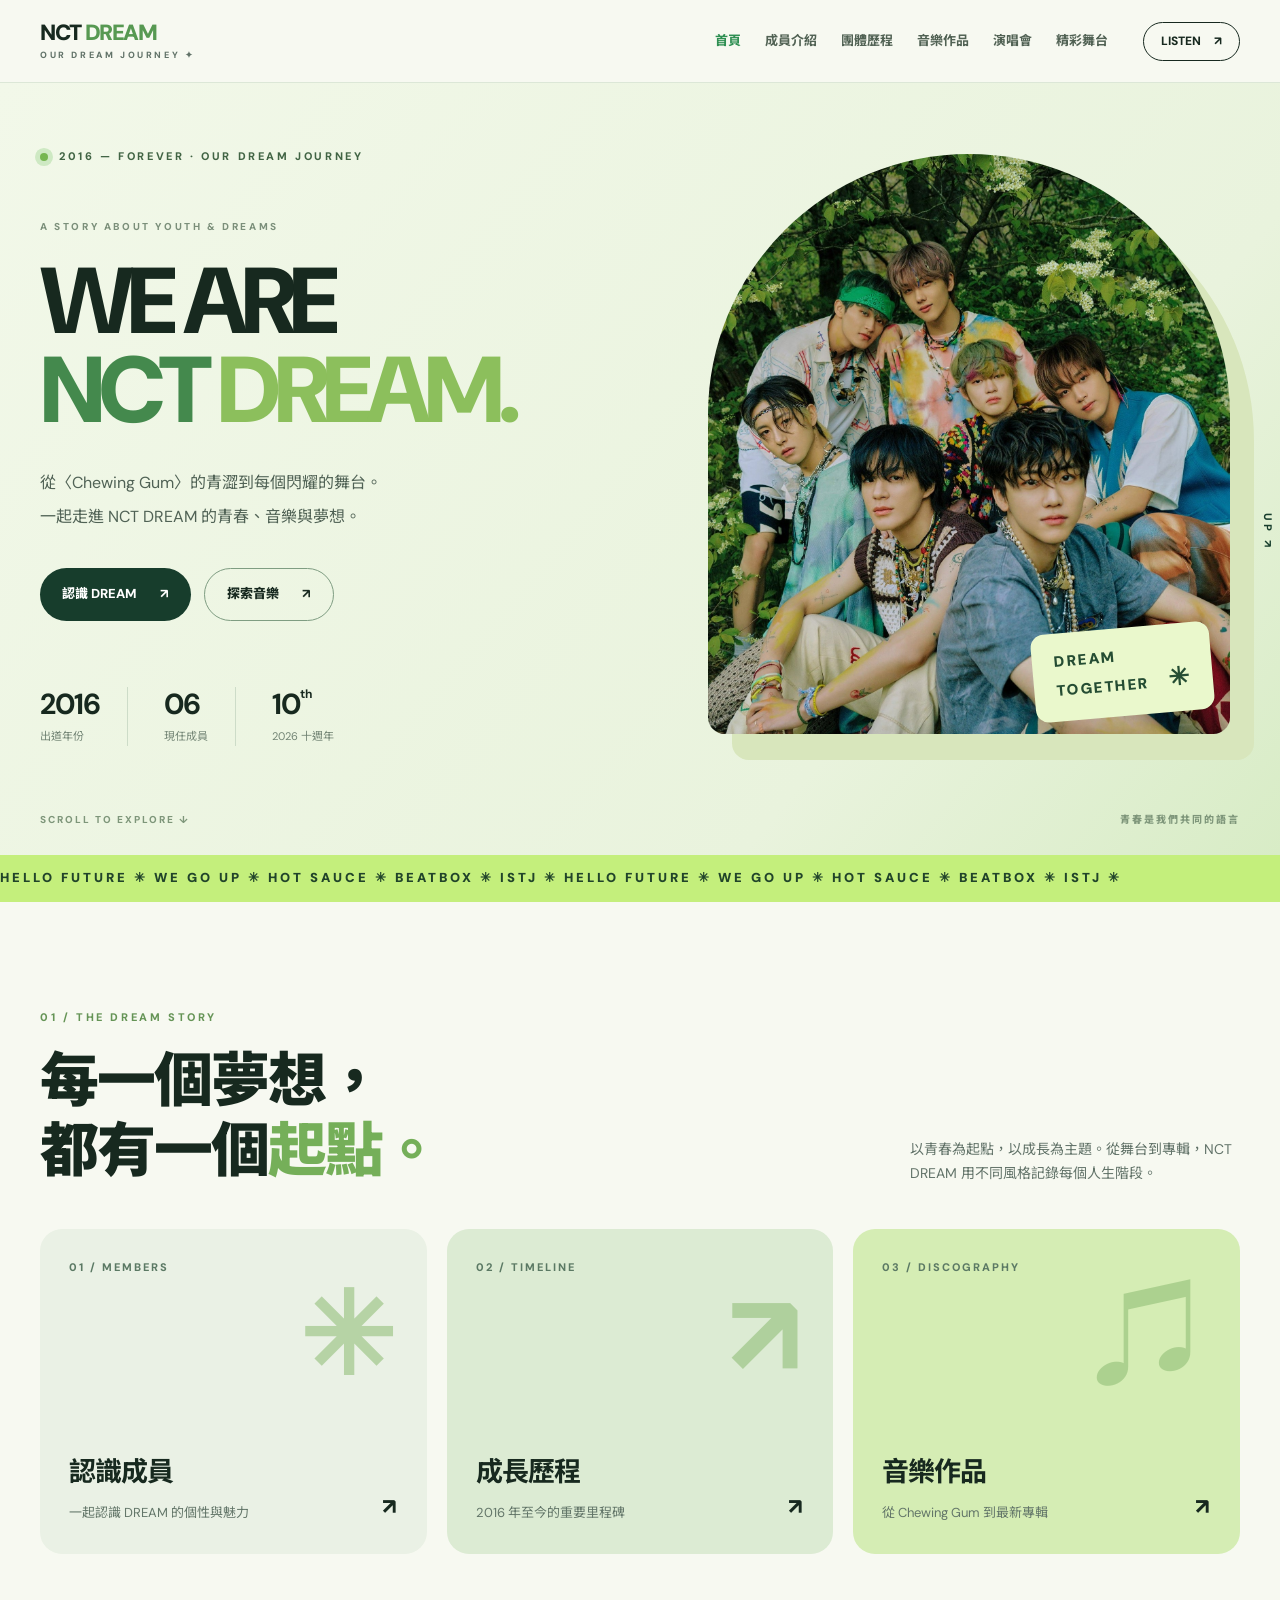
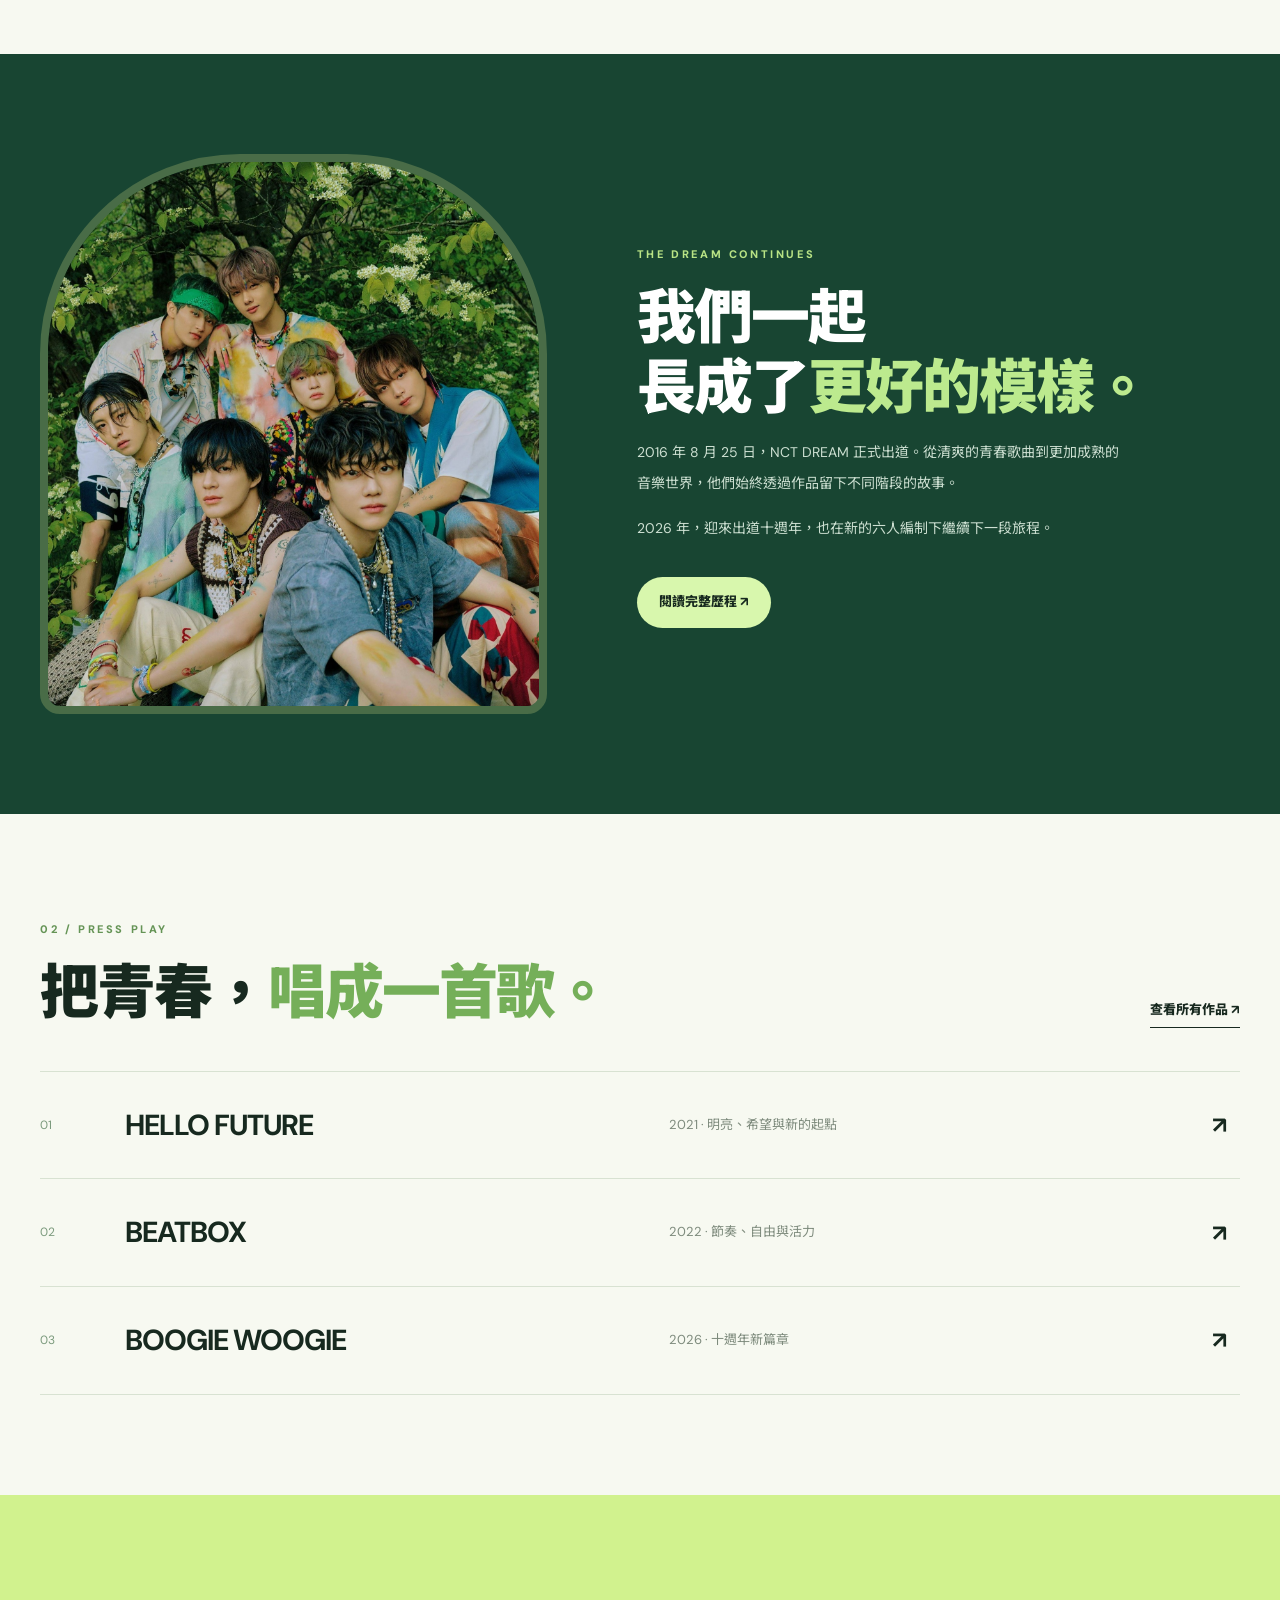
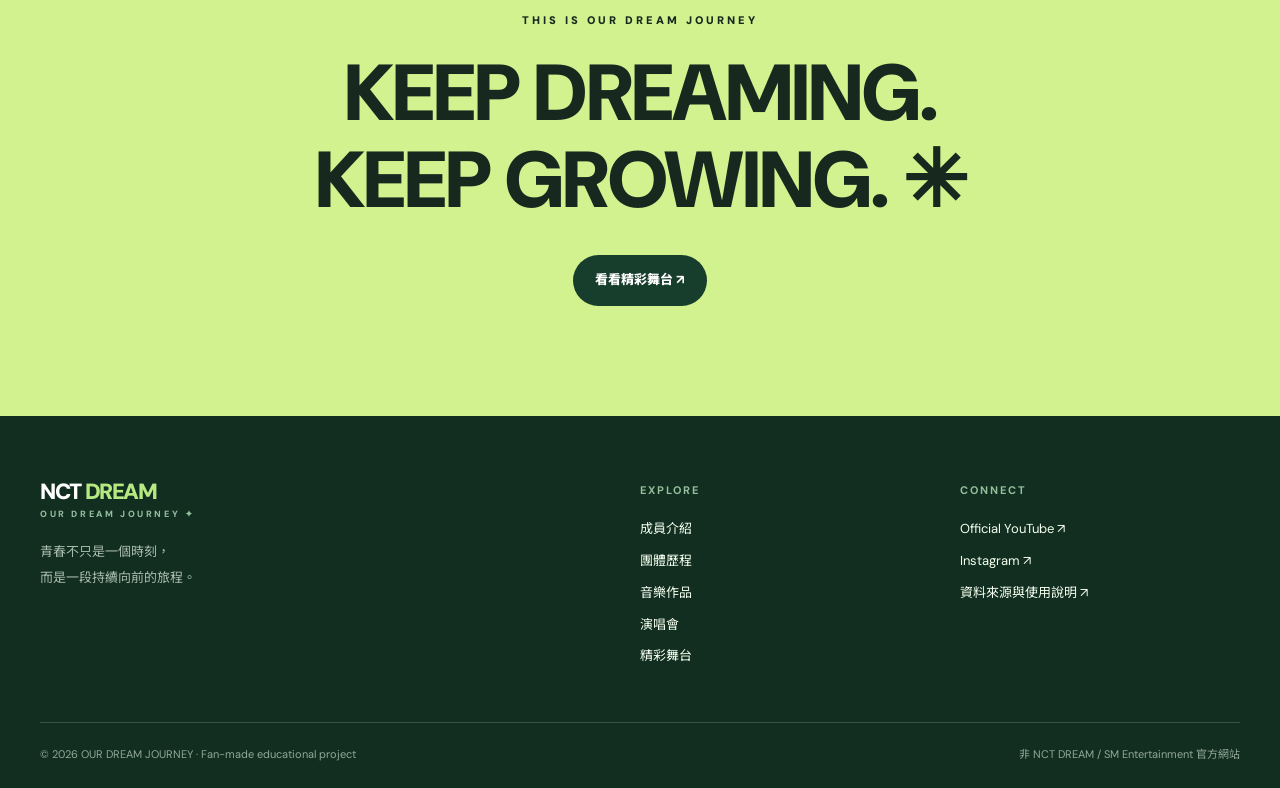
<file: index.html>
<!doctype html><html lang="zh-Hant"><head><meta charset="utf-8"><meta name="viewport" content="width=device-width,initial-scale=1"><meta name="theme-color" content="#eaf3dd"><meta name="description" content="NCT DREAM 非官方粉絲介紹網站：認識成員、團體發展、音樂作品與演唱會。"><title>首頁｜NCT DREAM — Our Dream Journey</title><link rel="stylesheet" href="assets/css/style.css"></head><body><a href="#main" class="skip">跳到主要內容</a><header class="header"><div class="header-inner container"><a href="index.html" class="brand" aria-label="NCT DREAM 首頁">NCT<span>DREAM</span><small>OUR DREAM JOURNEY ✦</small></a><button class="nav-toggle" id="nav-toggle" aria-expanded="false" aria-controls="main-nav" aria-label="開啟選單"><span></span><span></span><span></span></button><nav class="nav" id="main-nav" aria-label="主要導覽"><a href="index.html" class="active">首頁</a><a href="members.html" class="">成員介紹</a><a href="history.html" class="">團體歷程</a><a href="music.html" class="">音樂作品</a><a href="concerts.html" class="">演唱會</a>
<a href="gallery.html" class="">精彩舞台</a></nav><a href="music.html" class="header-cta">LISTEN <span>↗</span></a></div></header><main id="main"><section class="hero"><div class="container hero-grid"><div class="hero-copy"><div class="overline"><span class="pulse"></span> 2016 — FOREVER · OUR DREAM JOURNEY</div><div class="hero-label">A STORY ABOUT YOUTH & DREAMS</div><h1>WE ARE<br><span>NCT</span> <em>DREAM.</em></h1><p>從〈Chewing Gum〉的青澀到每個閃耀的舞台。<br>一起走進 NCT DREAM 的青春、音樂與夢想。</p><div class="hero-actions"><a class="btn btn-dark" href="members.html">認識 DREAM <span>↗</span></a><a class="btn btn-line" href="music.html">探索音樂 <span>↗</span></a></div><div class="hero-meta"><div><strong>2016</strong><small>出道年份</small></div><div><strong>06</strong><small>現任成員</small></div><div><strong>10<span>th</span></strong><small>2026 十週年</small></div></div></div><div class="hero-visual"><div class="photo-frame"><img src="assets/images/nct-dream-group.jpg" alt="NCT DREAM 七人於綠意森林中的團體合照" fetchpriority="high"><div class="photo-stamp">DREAM<br>TOGETHER <span>✳</span></div></div><span class="orbit-text" aria-hidden="true">WE DREAM, WE GROW, WE GO UP ↗</span></div></div><div class="hero-bottom container"><span>SCROLL TO EXPLORE ↓</span><span>青春是我們共同的語言</span></div></section><section class="ticker" aria-label="網站標語"><div>HELLO FUTURE ✳ WE GO UP ✳ HOT SAUCE ✳ BEATBOX ✳ ISTJ ✳ HELLO FUTURE ✳ WE GO UP ✳ HOT SAUCE ✳ BEATBOX ✳ ISTJ ✳</div></section><section class="section"><div class="container"><div class="section-header reveal"><div><span class="section-kicker">01 / THE DREAM STORY</span><h2>每一個夢想，<br>都有一個<span class="accent">起點。</span></h2></div><p>以青春為起點，以成長為主題。從舞台到專輯，NCT DREAM 用不同風格記錄每個人生階段。</p></div><div class="chapter-grid"><a class="chapter-card reveal" href="members.html"><span>01 / MEMBERS</span><span class="chapter-art">✳</span><div><h3>認識成員</h3><p>一起認識 DREAM 的個性與魅力</p></div><span class="chapter-arrow">↗</span></a><a class="chapter-card reveal" href="history.html"><span>02 / TIMELINE</span><span class="chapter-art">↗</span><div><h3>成長歷程</h3><p>2016 年至今的重要里程碑</p></div><span class="chapter-arrow">↗</span></a><a class="chapter-card reveal" href="music.html"><span>03 / DISCOGRAPHY</span><span class="chapter-art">♫</span><div><h3>音樂作品</h3><p>從 Chewing Gum 到最新專輯</p></div><span class="chapter-arrow">↗</span></a></div></div></section><section class="section forest-band"><div class="container story-split"><div class="story-photo reveal"><img src="assets/images/nct-dream-group.jpg" alt="NCT DREAM 森林主題團體照" loading="lazy"></div><div class="story-copy reveal"><span class="section-kicker">THE DREAM CONTINUES</span><h2>我們一起<br>長成了<span>更好的模樣。</span></h2><p>2016 年 8 月 25 日，NCT DREAM 正式出道。從清爽的青春歌曲到更加成熟的音樂世界，他們始終透過作品留下不同階段的故事。</p><p>2026 年，迎來出道十週年，也在新的六人編制下繼續下一段旅程。</p><a href="history.html" class="btn btn-light">閱讀完整歷程 ↗</a></div></div></section><section class="section"><div class="container"><div class="section-header reveal"><div><span class="section-kicker">02 / PRESS PLAY</span><h2>把青春，<span class="accent">唱成一首歌。</span></h2></div><a href="music.html" class="text-link">查看所有作品 ↗</a></div><div class="featured-songs"><a class="featured-song reveal" href="music.html"><span>01</span><strong>HELLO FUTURE</strong><small>2021 · 明亮、希望與新的起點</small><b>↗</b></a><a class="featured-song reveal" href="music.html"><span>02</span><strong>BEATBOX</strong><small>2022 · 節奏、自由與活力</small><b>↗</b></a><a class="featured-song reveal" href="music.html"><span>03</span><strong>BOOGIE WOOGIE</strong><small>2026 · 十週年新篇章</small><b>↗</b></a></div></div></section><section class="closing"><div class="container"><span>THIS IS OUR DREAM JOURNEY</span><h2>KEEP DREAMING.<br>KEEP GROWING. ✳</h2><a class="btn btn-dark" href="gallery.html">看看精彩舞台 ↗</a></div></section></main><footer class="footer"><div class="container footer-grid"><div><a href="index.html" class="brand footer-brand">NCT<span>DREAM</span><small>OUR DREAM JOURNEY ✦</small></a><p>青春不只是一個時刻，<br>而是一段持續向前的旅程。</p></div><div><b>EXPLORE</b><a href="members.html">成員介紹</a><a href="history.html">團體歷程</a><a href="music.html">音樂作品</a><a href="concerts.html">演唱會</a>
<a href="gallery.html">精彩舞台</a></div><div><b>CONNECT</b><a href="https://www.youtube.com/@NCTDREAM" target="_blank" rel="noopener noreferrer">Official YouTube ↗</a><a href="https://www.instagram.com/nct_dream/" target="_blank" rel="noopener noreferrer">Instagram ↗</a><a href="sources.html">資料來源與使用說明 ↗</a></div></div><div class="container footer-bottom"><span>© 2026 OUR DREAM JOURNEY · Fan-made educational project</span><span>非 NCT DREAM / SM Entertainment 官方網站</span></div></footer><button id="back-top" aria-label="回到頁首">↑</button><script src="assets/js/main.js" defer></script></body></html>
</file>
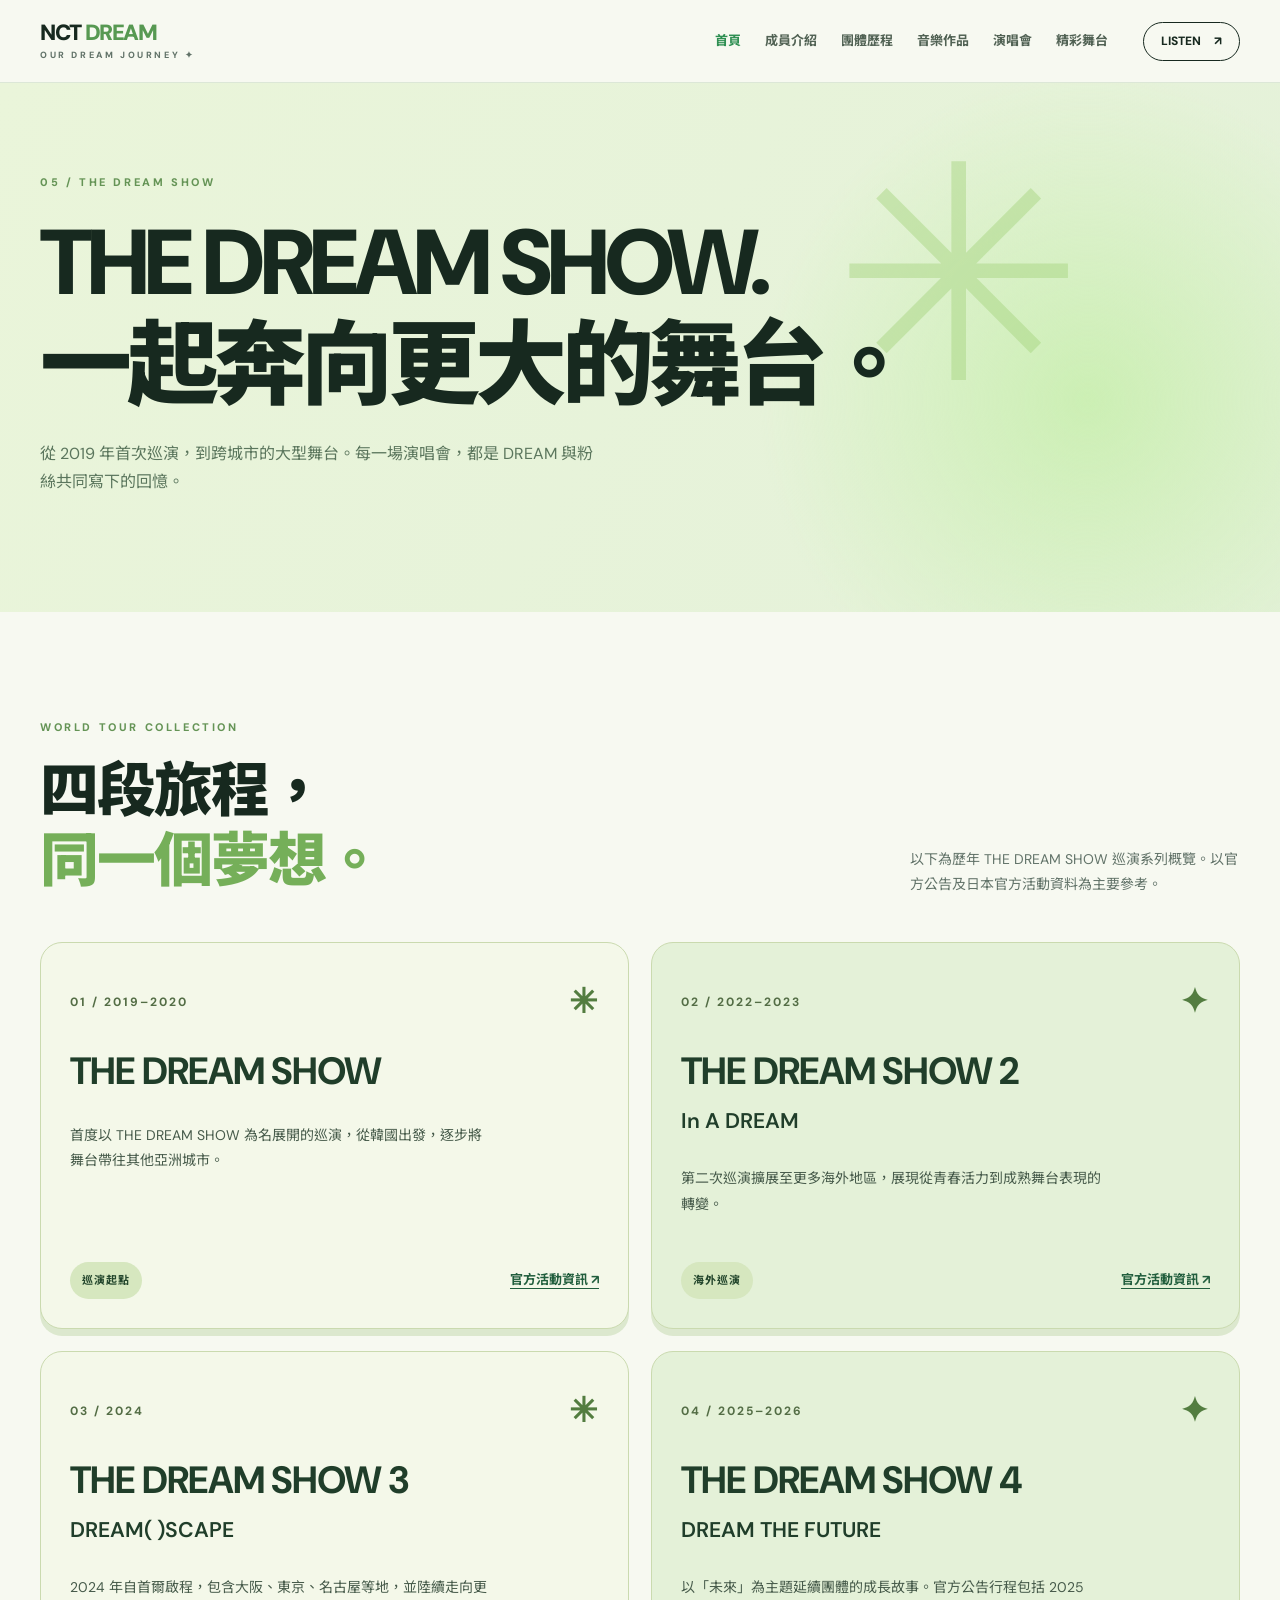
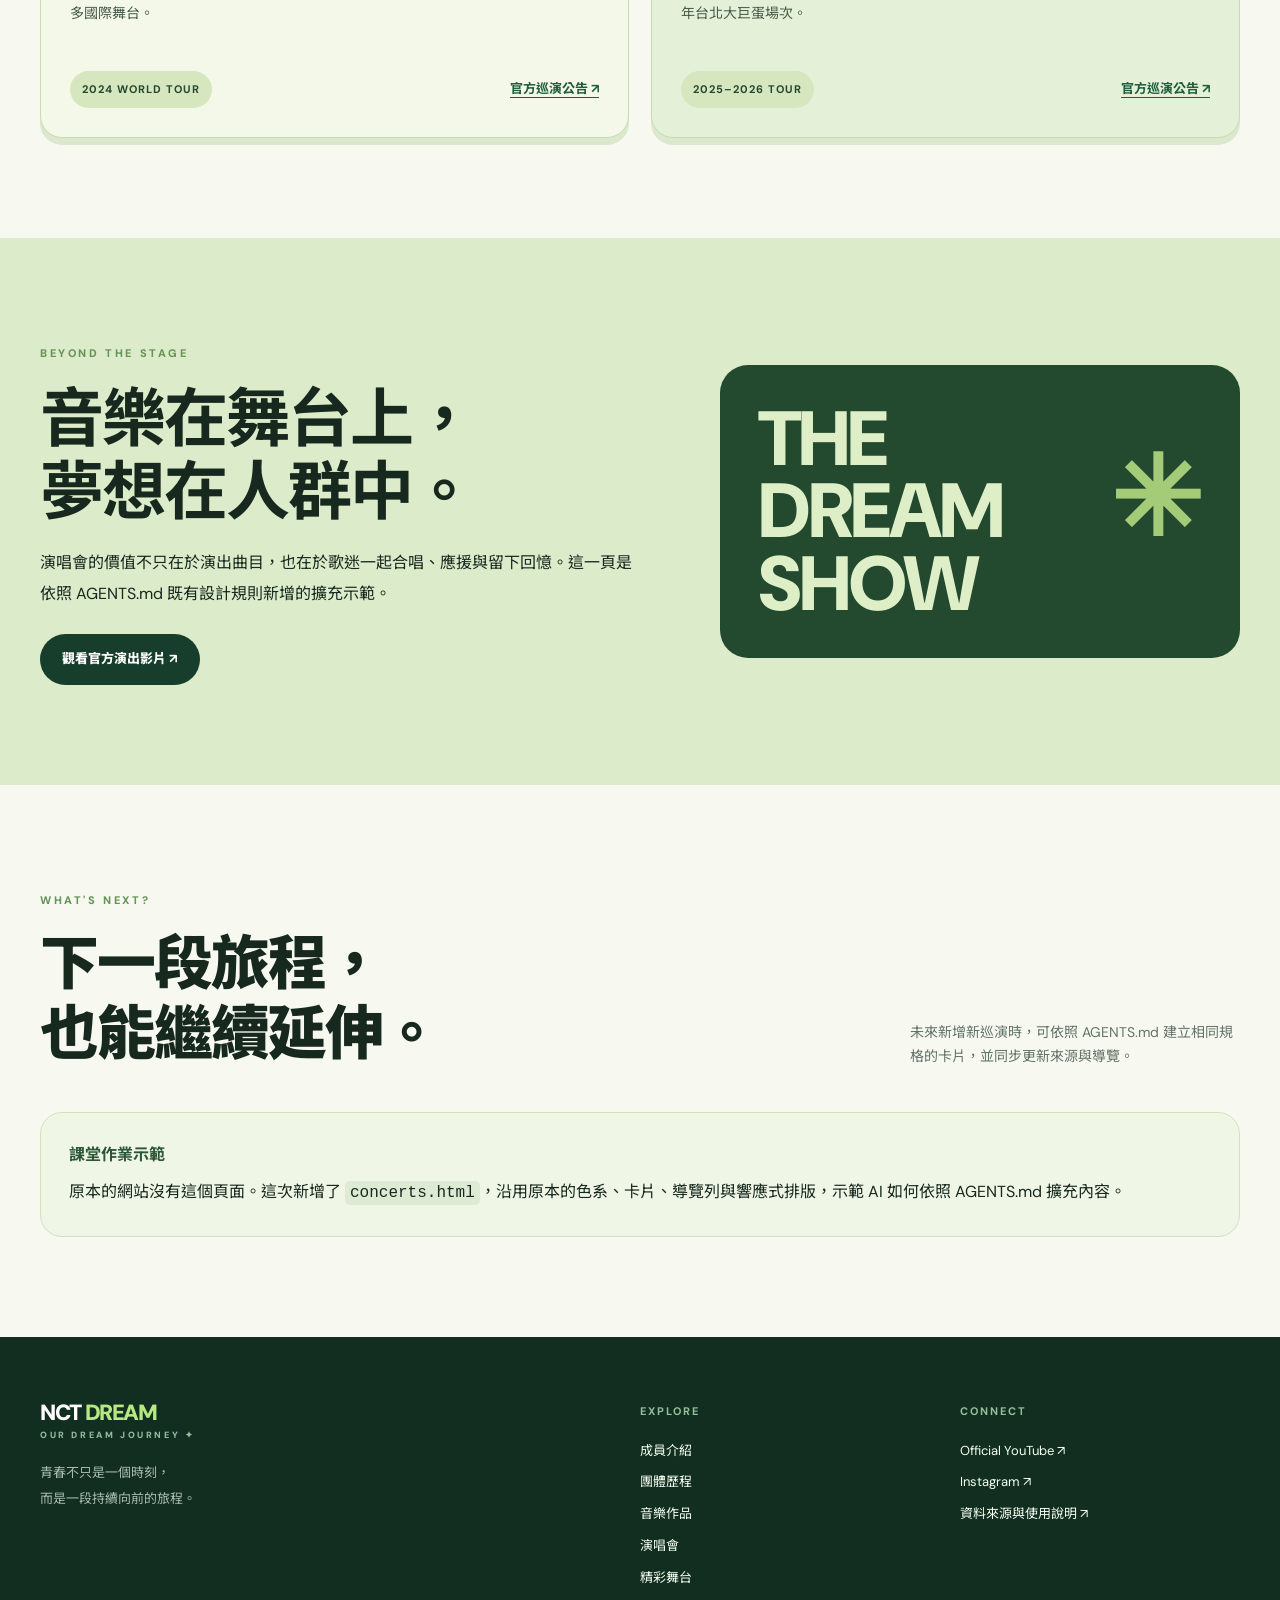
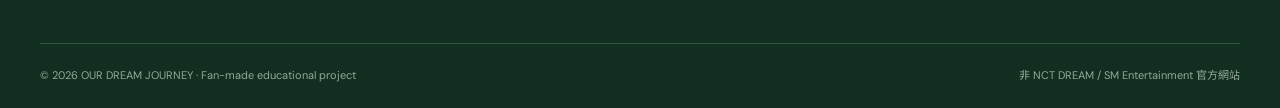
<file: concerts.html>
<!doctype html><html lang="zh-Hant"><head><meta charset="utf-8"/><meta content="width=device-width,initial-scale=1" name="viewport"/><meta content="#eaf3dd" name="theme-color"/><meta content="NCT DREAM THE DREAM SHOW 演唱會系列介紹及官方巡演資訊。" name="description"/><title>演唱會｜NCT DREAM — Our Dream Journey</title><link href="assets/css/style.css" rel="stylesheet"/></head><body><a href="#main" class="skip">跳到主要內容</a><header class="header"><div class="header-inner container"><a aria-label="NCT DREAM 首頁" class="brand" href="index.html">NCT<span>DREAM</span><small>OUR DREAM JOURNEY ✦</small></a><button aria-controls="main-nav" aria-expanded="false" aria-label="開啟選單" class="nav-toggle" id="nav-toggle"><span></span><span></span><span></span></button><nav aria-label="主要導覽" class="nav" id="main-nav"><a class="active" href="index.html">首頁</a><a class="" href="members.html">成員介紹</a><a class="" href="history.html">團體歷程</a><a class="" href="music.html">音樂作品</a><a class="" href="concerts.html">演唱會</a>
<a class="" href="gallery.html">精彩舞台</a></nav><a class="header-cta" href="music.html">LISTEN <span>↗</span></a></div></header><main id="main">
<section class="page-banner"><div class="container reveal"><div class="section-kicker">05 / THE DREAM SHOW</div><h1>THE DREAM SHOW.<br>一起奔向更大的舞台。</h1><p>從 2019 年首次巡演，到跨城市的大型舞台。每一場演唱會，都是 DREAM 與粉絲共同寫下的回憶。</p><span class="banner-ornament" aria-hidden="true">✳</span></div></section>
<section class="section"><div class="container">
<div class="section-header reveal"><div><span class="section-kicker">WORLD TOUR COLLECTION</span><h2>四段旅程，<br><span class="accent">同一個夢想。</span></h2></div><p>以下為歷年 THE DREAM SHOW 巡演系列概覽。以官方公告及日本官方活動資料為主要參考。</p></div>
<div class="concert-grid">
<article class="concert-card reveal"><div class="concert-top"><span>01 / 2019–2020</span><span class="concert-star" aria-hidden="true">✳</span></div><h3>THE DREAM SHOW</h3><p>首度以 THE DREAM SHOW 為名展開的巡演，從韓國出發，逐步將舞台帶往其他亞洲城市。</p><div class="concert-bottom"><span class="concert-pill">巡演起點</span><a href="https://www.nct-jp.net/en/live/" target="_blank" rel="noopener noreferrer">官方活動資訊 ↗</a></div></article>
<article class="concert-card reveal"><div class="concert-top"><span>02 / 2022–2023</span><span class="concert-star" aria-hidden="true">✦</span></div><h3>THE DREAM SHOW 2<br><small>In A DREAM</small></h3><p>第二次巡演擴展至更多海外地區，展現從青春活力到成熟舞台表現的轉變。</p><div class="concert-bottom"><span class="concert-pill">海外巡演</span><a href="https://www.nct-jp.net/en/live/" target="_blank" rel="noopener noreferrer">官方活動資訊 ↗</a></div></article>
<article class="concert-card reveal"><div class="concert-top"><span>03 / 2024</span><span class="concert-star" aria-hidden="true">✳</span></div><h3>THE DREAM SHOW 3<br><small>DREAM( )SCAPE</small></h3><p>2024 年自首爾啟程，包含大阪、東京、名古屋等地，並陸續走向更多國際舞台。</p><div class="concert-bottom"><span class="concert-pill">2024 WORLD TOUR</span><a href="https://weverse.io/nctdream/notice/17743" target="_blank" rel="noopener noreferrer">官方巡演公告 ↗</a></div></article>
<article class="concert-card reveal"><div class="concert-top"><span>04 / 2025–2026</span><span class="concert-star" aria-hidden="true">✦</span></div><h3>THE DREAM SHOW 4<br><small>DREAM THE FUTURE</small></h3><p>以「未來」為主題延續團體的成長故事。官方公告行程包括 2025 年台北大巨蛋場次。</p><div class="concert-bottom"><span class="concert-pill">2025–2026 TOUR</span><a href="https://weverse.io/nctdream/notice/27142" target="_blank" rel="noopener noreferrer">官方巡演公告 ↗</a></div></article>
</div></div></section>
<section class="section concert-spotlight"><div class="container concert-spotlight-inner"><div><span class="section-kicker">BEYOND THE STAGE</span><h2>音樂在舞台上，<br>夢想在人群中。</h2><p>演唱會的價值不只在於演出曲目，也在於歌迷一起合唱、應援與留下回憶。這一頁是依照 AGENTS.md 既有設計規則新增的擴充示範。</p><a href="https://www.youtube.com/@NCTDREAM" class="btn btn-dark" target="_blank" rel="noopener noreferrer">觀看官方演出影片 ↗</a></div><div class="concert-decor" aria-hidden="true"><span>THE<br>DREAM<br>SHOW</span><b>✳</b></div></div></section>
<section class="section"><div class="container"><div class="section-header"><div><span class="section-kicker">WHAT'S NEXT?</span><h2>下一段旅程，<br>也能繼續延伸。</h2></div><p>未來新增新巡演時，可依照 AGENTS.md 建立相同規格的卡片，並同步更新來源與導覽。</p></div><div class="concert-note"><strong>課堂作業示範</strong><p>原本的網站沒有這個頁面。這次新增了 <code>concerts.html</code>，沿用原本的色系、卡片、導覽列與響應式排版，示範 AI 如何依照 AGENTS.md 擴充內容。</p></div></div></section>
</main><footer class="footer"><div class="container footer-grid"><div><a class="brand footer-brand" href="index.html">NCT<span>DREAM</span><small>OUR DREAM JOURNEY ✦</small></a><p>青春不只是一個時刻，<br/>而是一段持續向前的旅程。</p></div><div><b>EXPLORE</b><a href="members.html">成員介紹</a><a href="history.html">團體歷程</a><a href="music.html">音樂作品</a><a href="concerts.html">演唱會</a>
<a href="gallery.html">精彩舞台</a></div><div><b>CONNECT</b><a href="https://www.youtube.com/@NCTDREAM" rel="noopener noreferrer" target="_blank">Official YouTube ↗</a><a href="https://www.instagram.com/nct_dream/" rel="noopener noreferrer" target="_blank">Instagram ↗</a><a href="sources.html">資料來源與使用說明 ↗</a></div></div><div class="container footer-bottom"><span>© 2026 OUR DREAM JOURNEY · Fan-made educational project</span><span>非 NCT DREAM / SM Entertainment 官方網站</span></div></footer><script defer="" src="assets/js/main.js"></script></body></html>
</file>
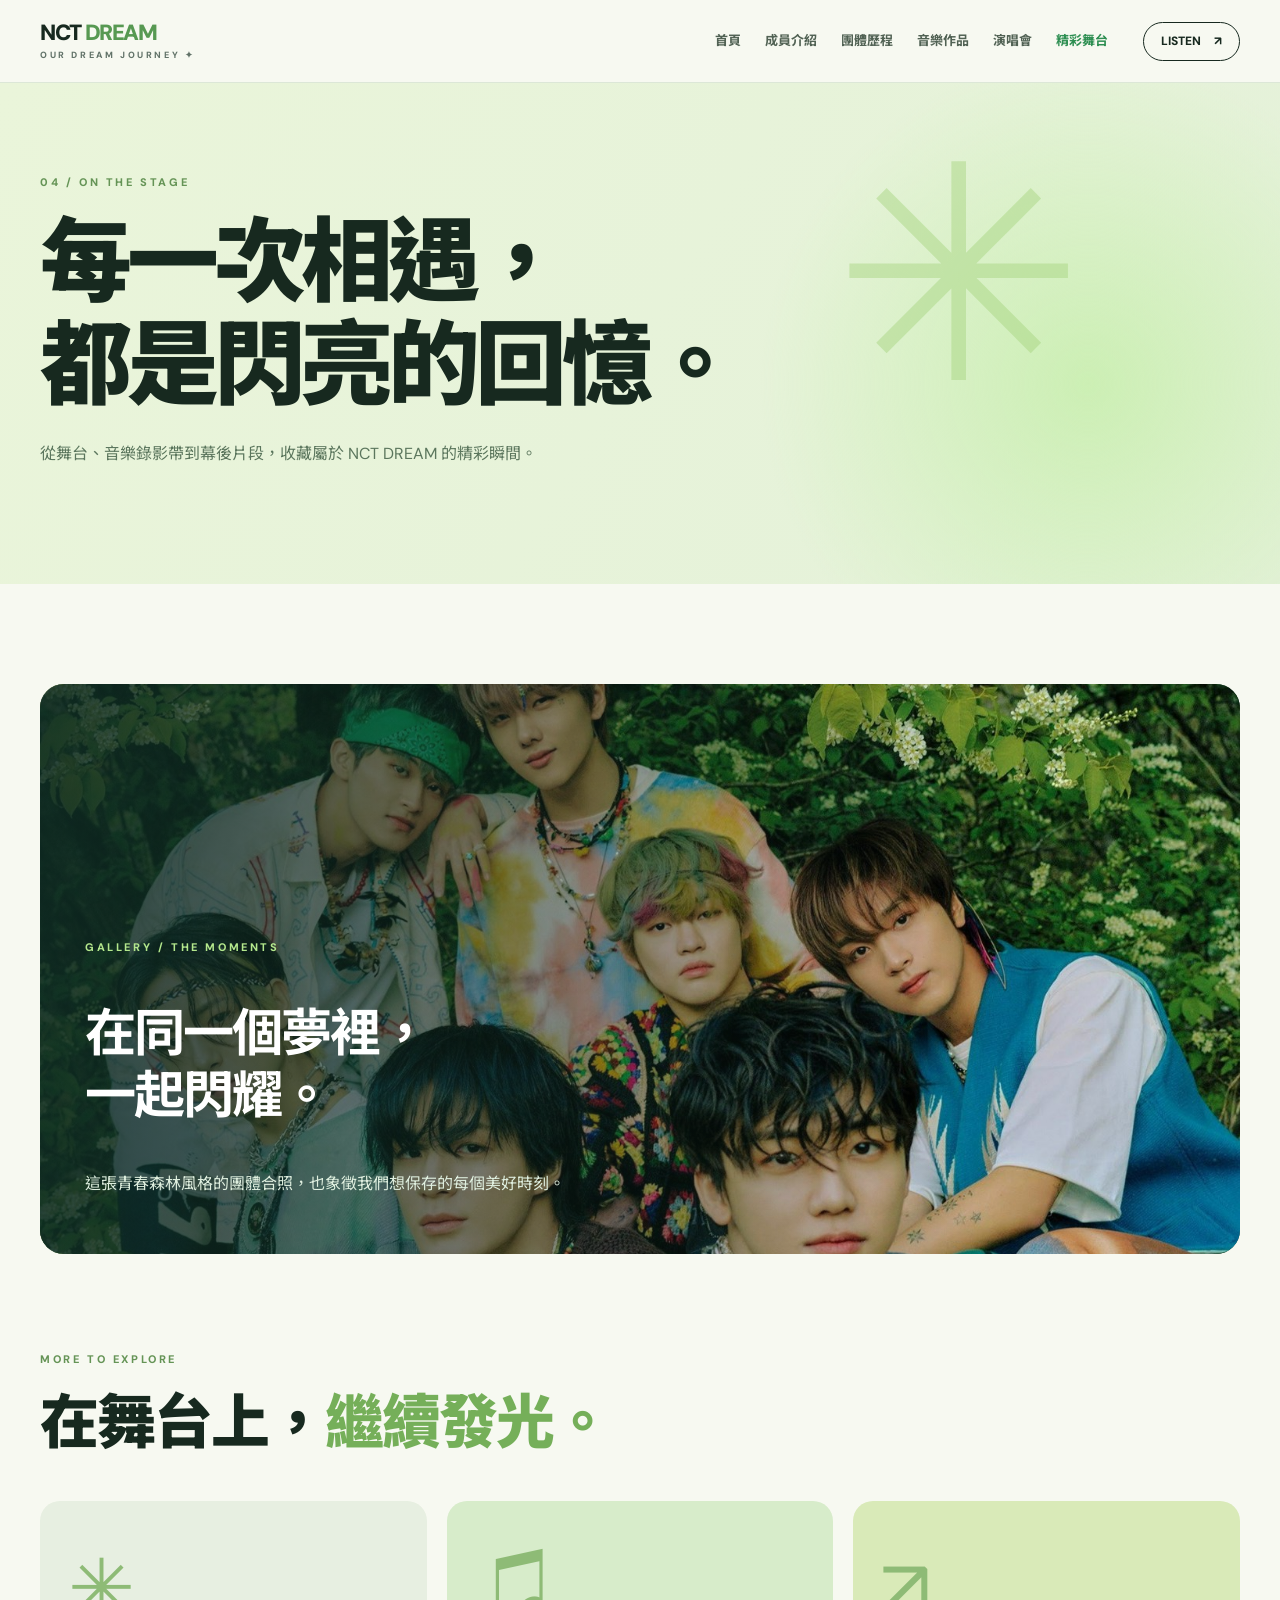
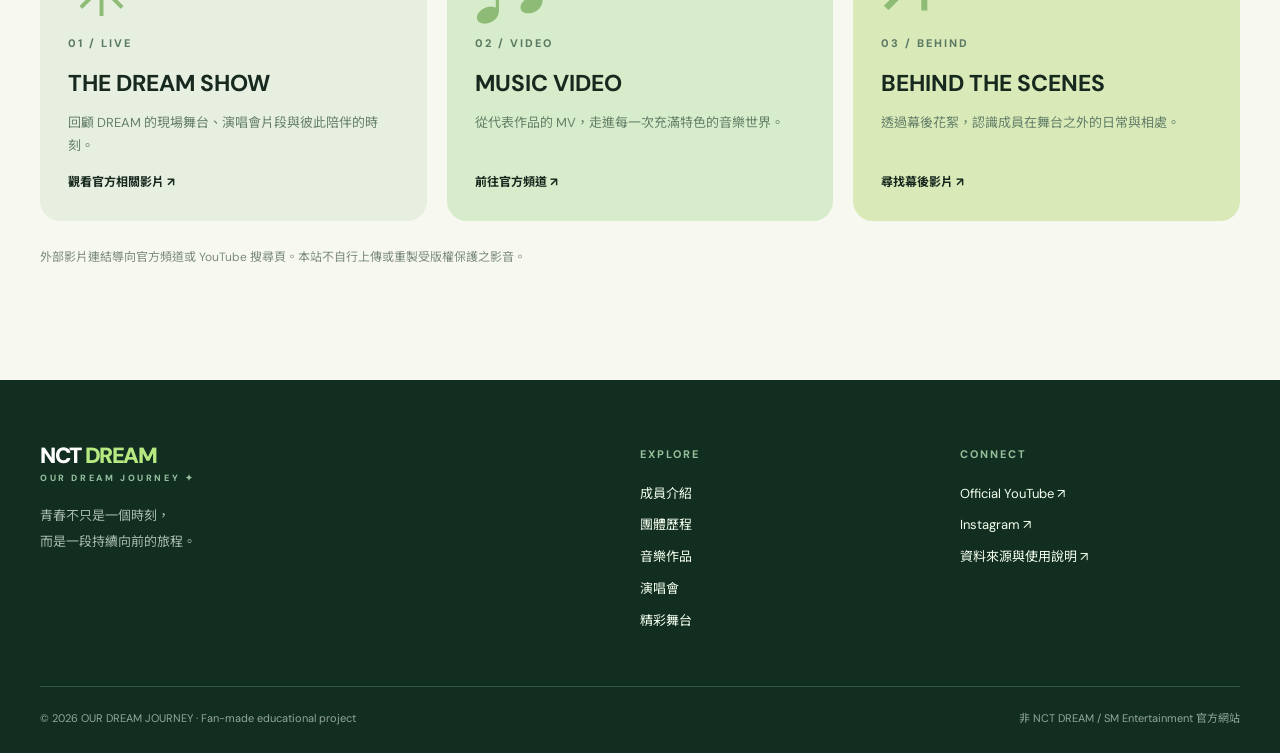
<file: gallery.html>
<!doctype html><html lang="zh-Hant"><head><meta charset="utf-8"><meta name="viewport" content="width=device-width,initial-scale=1"><meta name="theme-color" content="#eaf3dd"><meta name="description" content="NCT DREAM 非官方粉絲介紹網站：認識成員、團體發展、音樂作品與演唱會。"><title>精彩舞台｜NCT DREAM — Our Dream Journey</title><link rel="stylesheet" href="assets/css/style.css"></head><body><a href="#main" class="skip">跳到主要內容</a><header class="header"><div class="header-inner container"><a href="index.html" class="brand" aria-label="NCT DREAM 首頁">NCT<span>DREAM</span><small>OUR DREAM JOURNEY ✦</small></a><button class="nav-toggle" id="nav-toggle" aria-expanded="false" aria-controls="main-nav" aria-label="開啟選單"><span></span><span></span><span></span></button><nav class="nav" id="main-nav" aria-label="主要導覽"><a href="index.html" class="">首頁</a><a href="members.html" class="">成員介紹</a><a href="history.html" class="">團體歷程</a><a href="music.html" class="">音樂作品</a><a href="concerts.html" class="">演唱會</a>
<a href="gallery.html" class="active">精彩舞台</a></nav><a href="music.html" class="header-cta">LISTEN <span>↗</span></a></div></header><main id="main"><section class="page-banner"><div class="container reveal"><div class="section-kicker">04 / ON THE STAGE</div><h1>每一次相遇，<br>都是閃亮的回憶。</h1><p>從舞台、音樂錄影帶到幕後片段，收藏屬於 NCT DREAM 的精彩瞬間。</p><span class="banner-ornament" aria-hidden="true">✳</span></div></section><section class="section"><div class="container"><div class="gallery-feature reveal"><img src="assets/images/nct-dream-group.jpg" alt="NCT DREAM 青春森林概念團體照片" loading="lazy"><div class="gallery-overlay"><span class="section-kicker">GALLERY / THE MOMENTS</span><h2>在同一個夢裡，<br>一起閃耀。</h2><p>這張青春森林風格的團體合照，也象徵我們想保存的每個美好時刻。</p></div></div><div class="section-header reveal"><div><span class="section-kicker">MORE TO EXPLORE</span><h2>在舞台上，<span class="accent">繼續發光。</span></h2></div></div><div class="stage-grid"><a class="stage-card reveal" href="https://www.youtube.com/results?search_query=NCT+DREAM+THE+DREAM+SHOW+official" target="_blank" rel="noopener noreferrer"><div class="stage-shape">✳</div><span>01 / LIVE</span><h3>THE DREAM SHOW</h3><p>回顧 DREAM 的現場舞台、演唱會片段與彼此陪伴的時刻。</p><b>觀看官方相關影片 ↗</b></a><a class="stage-card reveal" href="https://www.youtube.com/@NCTDREAM" target="_blank" rel="noopener noreferrer"><div class="stage-shape">♫</div><span>02 / VIDEO</span><h3>MUSIC VIDEO</h3><p>從代表作品的 MV，走進每一次充滿特色的音樂世界。</p><b>前往官方頻道 ↗</b></a><a class="stage-card reveal" href="https://www.youtube.com/results?search_query=NCT+DREAM+behind+the+scenes+official" target="_blank" rel="noopener noreferrer"><div class="stage-shape">↗</div><span>03 / BEHIND</span><h3>BEHIND THE SCENES</h3><p>透過幕後花絮，認識成員在舞台之外的日常與相處。</p><b>尋找幕後影片 ↗</b></a></div><p class="fine-print">外部影片連結導向官方頻道或 YouTube 搜尋頁。本站不自行上傳或重製受版權保護之影音。</p></div></section></main><footer class="footer"><div class="container footer-grid"><div><a href="index.html" class="brand footer-brand">NCT<span>DREAM</span><small>OUR DREAM JOURNEY ✦</small></a><p>青春不只是一個時刻，<br>而是一段持續向前的旅程。</p></div><div><b>EXPLORE</b><a href="members.html">成員介紹</a><a href="history.html">團體歷程</a><a href="music.html">音樂作品</a><a href="concerts.html">演唱會</a>
<a href="gallery.html">精彩舞台</a></div><div><b>CONNECT</b><a href="https://www.youtube.com/@NCTDREAM" target="_blank" rel="noopener noreferrer">Official YouTube ↗</a><a href="https://www.instagram.com/nct_dream/" target="_blank" rel="noopener noreferrer">Instagram ↗</a><a href="sources.html">資料來源與使用說明 ↗</a></div></div><div class="container footer-bottom"><span>© 2026 OUR DREAM JOURNEY · Fan-made educational project</span><span>非 NCT DREAM / SM Entertainment 官方網站</span></div></footer><button id="back-top" aria-label="回到頁首">↑</button><script src="assets/js/main.js" defer></script></body></html>
</file>
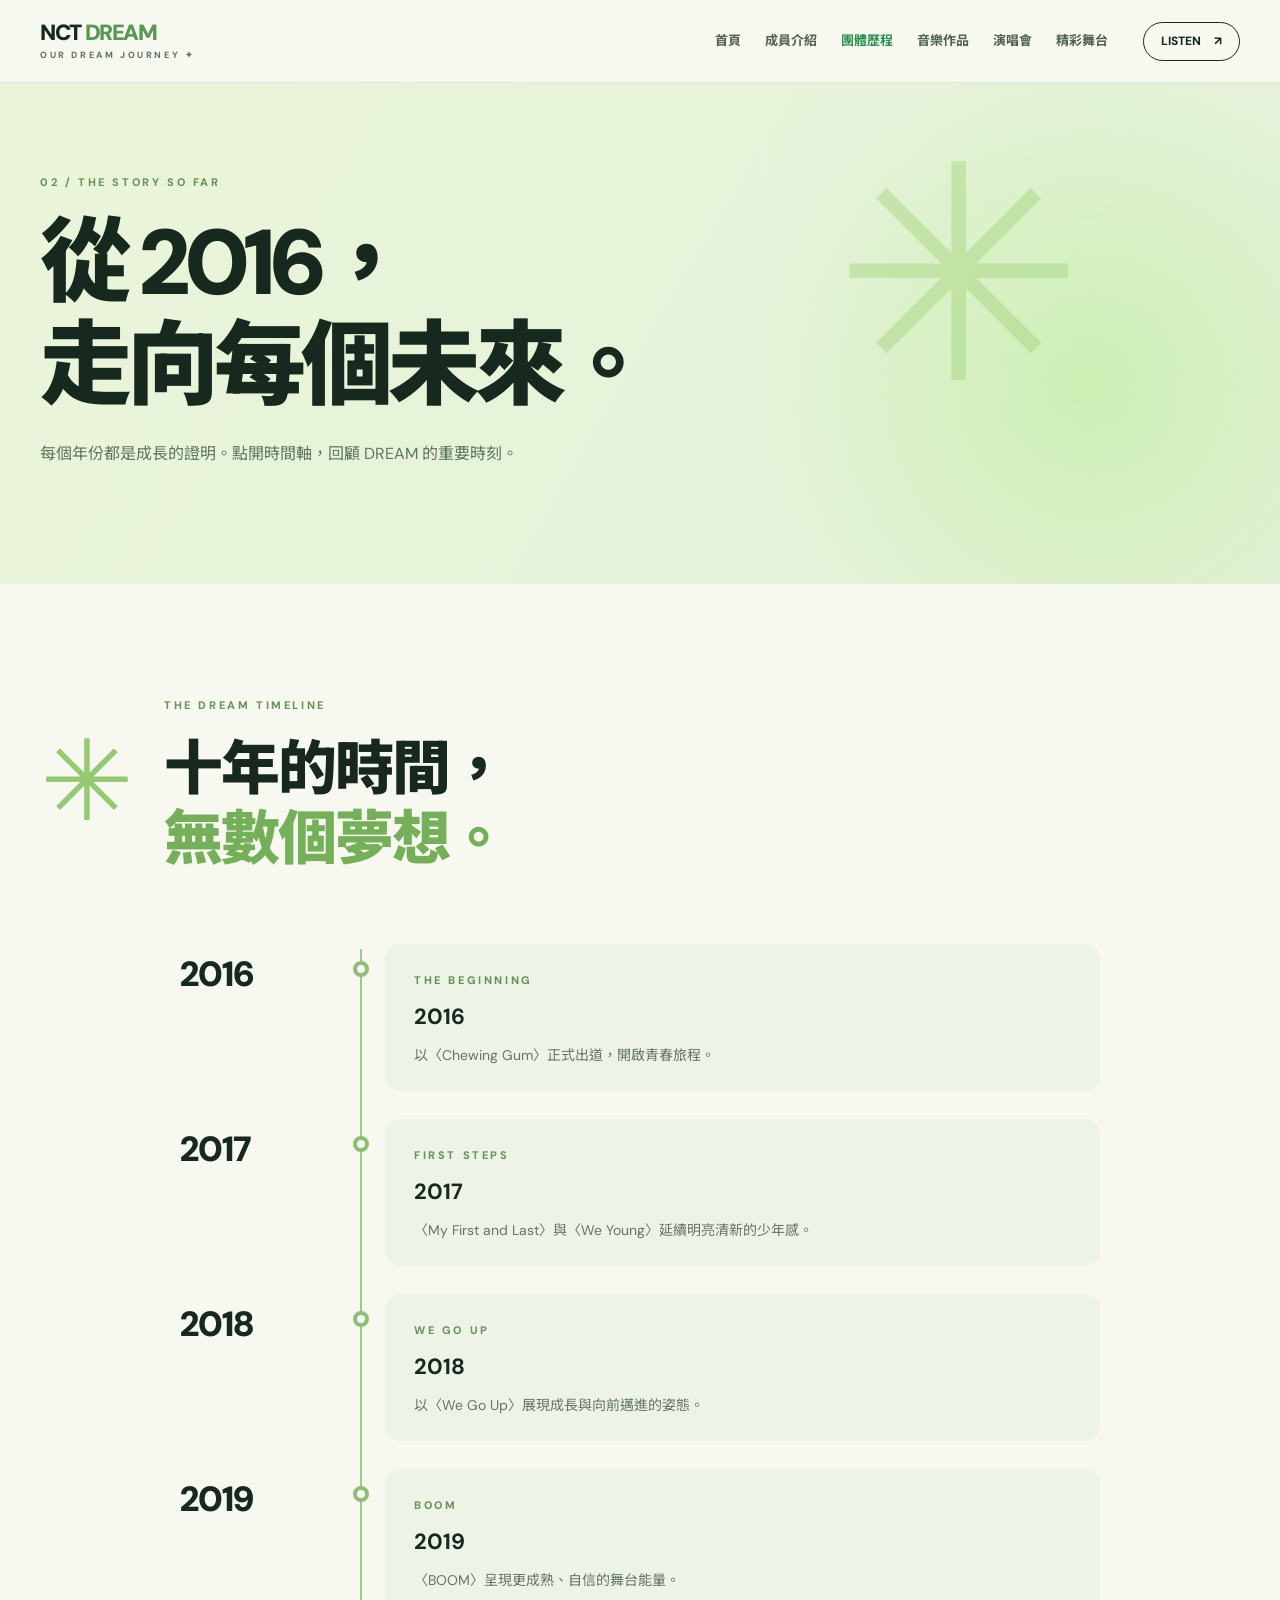
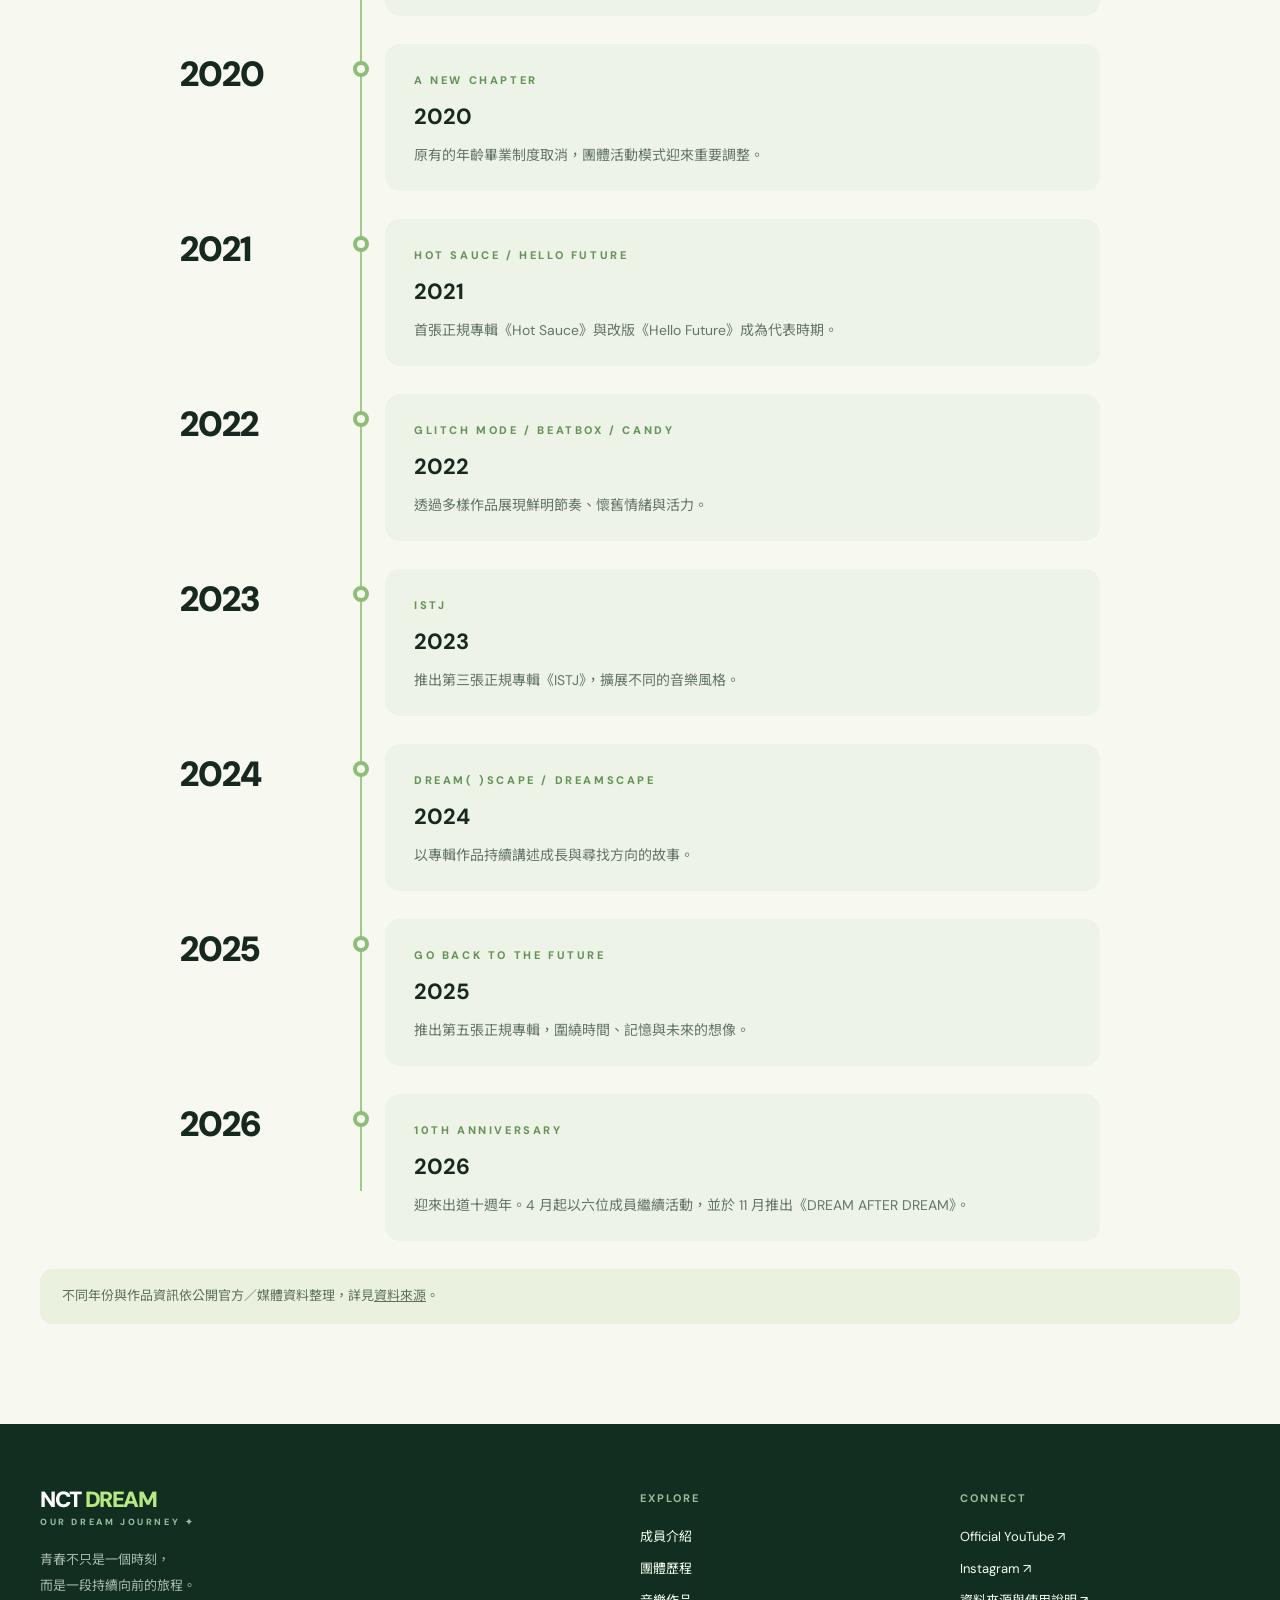
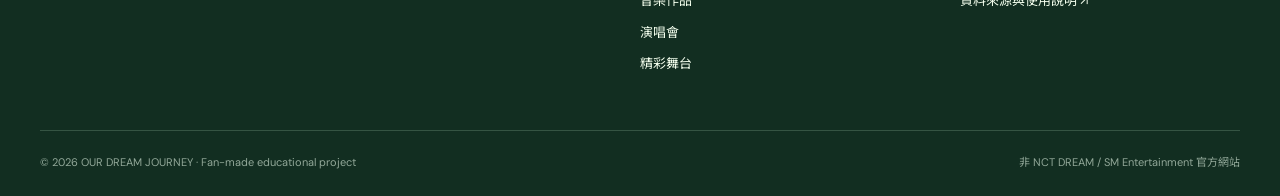
<file: history.html>
<!doctype html><html lang="zh-Hant"><head><meta charset="utf-8"><meta name="viewport" content="width=device-width,initial-scale=1"><meta name="theme-color" content="#eaf3dd"><meta name="description" content="NCT DREAM 非官方粉絲介紹網站：認識成員、團體發展、音樂作品與演唱會。"><title>團體歷程｜NCT DREAM — Our Dream Journey</title><link rel="stylesheet" href="assets/css/style.css"></head><body><a href="#main" class="skip">跳到主要內容</a><header class="header"><div class="header-inner container"><a href="index.html" class="brand" aria-label="NCT DREAM 首頁">NCT<span>DREAM</span><small>OUR DREAM JOURNEY ✦</small></a><button class="nav-toggle" id="nav-toggle" aria-expanded="false" aria-controls="main-nav" aria-label="開啟選單"><span></span><span></span><span></span></button><nav class="nav" id="main-nav" aria-label="主要導覽"><a href="index.html" class="">首頁</a><a href="members.html" class="">成員介紹</a><a href="history.html" class="active">團體歷程</a><a href="music.html" class="">音樂作品</a><a href="concerts.html" class="">演唱會</a>
<a href="gallery.html" class="">精彩舞台</a></nav><a href="music.html" class="header-cta">LISTEN <span>↗</span></a></div></header><main id="main"><section class="page-banner"><div class="container reveal"><div class="section-kicker">02 / THE STORY SO FAR</div><h1>從 2016，<br>走向每個未來。</h1><p>每個年份都是成長的證明。點開時間軸，回顧 DREAM 的重要時刻。</p><span class="banner-ornament" aria-hidden="true">✳</span></div></section><section class="section"><div class="container"><div class="timeline-intro reveal"><span class="big-star">✳</span><div><span class="section-kicker">THE DREAM TIMELINE</span><h2>十年的時間，<br><span class="accent">無數個夢想。</span></h2></div></div><div class="timeline"><article class="timeline-item reveal"><div class="time-year">2016</div><div class="time-dot" aria-hidden="true"></div><div class="time-content"><span class="section-kicker">THE BEGINNING</span><h3>2016</h3><p>以〈Chewing Gum〉正式出道，開啟青春旅程。</p></div></article><article class="timeline-item reveal"><div class="time-year">2017</div><div class="time-dot" aria-hidden="true"></div><div class="time-content"><span class="section-kicker">FIRST STEPS</span><h3>2017</h3><p>〈My First and Last〉與〈We Young〉延續明亮清新的少年感。</p></div></article><article class="timeline-item reveal"><div class="time-year">2018</div><div class="time-dot" aria-hidden="true"></div><div class="time-content"><span class="section-kicker">WE GO UP</span><h3>2018</h3><p>以〈We Go Up〉展現成長與向前邁進的姿態。</p></div></article><article class="timeline-item reveal"><div class="time-year">2019</div><div class="time-dot" aria-hidden="true"></div><div class="time-content"><span class="section-kicker">BOOM</span><h3>2019</h3><p>〈BOOM〉呈現更成熟、自信的舞台能量。</p></div></article><article class="timeline-item reveal"><div class="time-year">2020</div><div class="time-dot" aria-hidden="true"></div><div class="time-content"><span class="section-kicker">A NEW CHAPTER</span><h3>2020</h3><p>原有的年齡畢業制度取消，團體活動模式迎來重要調整。</p></div></article><article class="timeline-item reveal"><div class="time-year">2021</div><div class="time-dot" aria-hidden="true"></div><div class="time-content"><span class="section-kicker">HOT SAUCE / HELLO FUTURE</span><h3>2021</h3><p>首張正規專輯《Hot Sauce》與改版《Hello Future》成為代表時期。</p></div></article><article class="timeline-item reveal"><div class="time-year">2022</div><div class="time-dot" aria-hidden="true"></div><div class="time-content"><span class="section-kicker">GLITCH MODE / BEATBOX / CANDY</span><h3>2022</h3><p>透過多樣作品展現鮮明節奏、懷舊情緒與活力。</p></div></article><article class="timeline-item reveal"><div class="time-year">2023</div><div class="time-dot" aria-hidden="true"></div><div class="time-content"><span class="section-kicker">ISTJ</span><h3>2023</h3><p>推出第三張正規專輯《ISTJ》，擴展不同的音樂風格。</p></div></article><article class="timeline-item reveal"><div class="time-year">2024</div><div class="time-dot" aria-hidden="true"></div><div class="time-content"><span class="section-kicker">DREAM( )SCAPE / DREAMSCAPE</span><h3>2024</h3><p>以專輯作品持續講述成長與尋找方向的故事。</p></div></article><article class="timeline-item reveal"><div class="time-year">2025</div><div class="time-dot" aria-hidden="true"></div><div class="time-content"><span class="section-kicker">GO BACK TO THE FUTURE</span><h3>2025</h3><p>推出第五張正規專輯，圍繞時間、記憶與未來的想像。</p></div></article><article class="timeline-item reveal"><div class="time-year">2026</div><div class="time-dot" aria-hidden="true"></div><div class="time-content"><span class="section-kicker">10TH ANNIVERSARY</span><h3>2026</h3><p>迎來出道十週年。4 月起以六位成員繼續活動，並於 11 月推出《DREAM AFTER DREAM》。</p></div></article></div><div class="note">不同年份與作品資訊依公開官方／媒體資料整理，詳見<a href="sources.html">資料來源</a>。</div></div></section></main><footer class="footer"><div class="container footer-grid"><div><a href="index.html" class="brand footer-brand">NCT<span>DREAM</span><small>OUR DREAM JOURNEY ✦</small></a><p>青春不只是一個時刻，<br>而是一段持續向前的旅程。</p></div><div><b>EXPLORE</b><a href="members.html">成員介紹</a><a href="history.html">團體歷程</a><a href="music.html">音樂作品</a><a href="concerts.html">演唱會</a>
<a href="gallery.html">精彩舞台</a></div><div><b>CONNECT</b><a href="https://www.youtube.com/@NCTDREAM" target="_blank" rel="noopener noreferrer">Official YouTube ↗</a><a href="https://www.instagram.com/nct_dream/" target="_blank" rel="noopener noreferrer">Instagram ↗</a><a href="sources.html">資料來源與使用說明 ↗</a></div></div><div class="container footer-bottom"><span>© 2026 OUR DREAM JOURNEY · Fan-made educational project</span><span>非 NCT DREAM / SM Entertainment 官方網站</span></div></footer><button id="back-top" aria-label="回到頁首">↑</button><script src="assets/js/main.js" defer></script></body></html>
</file>
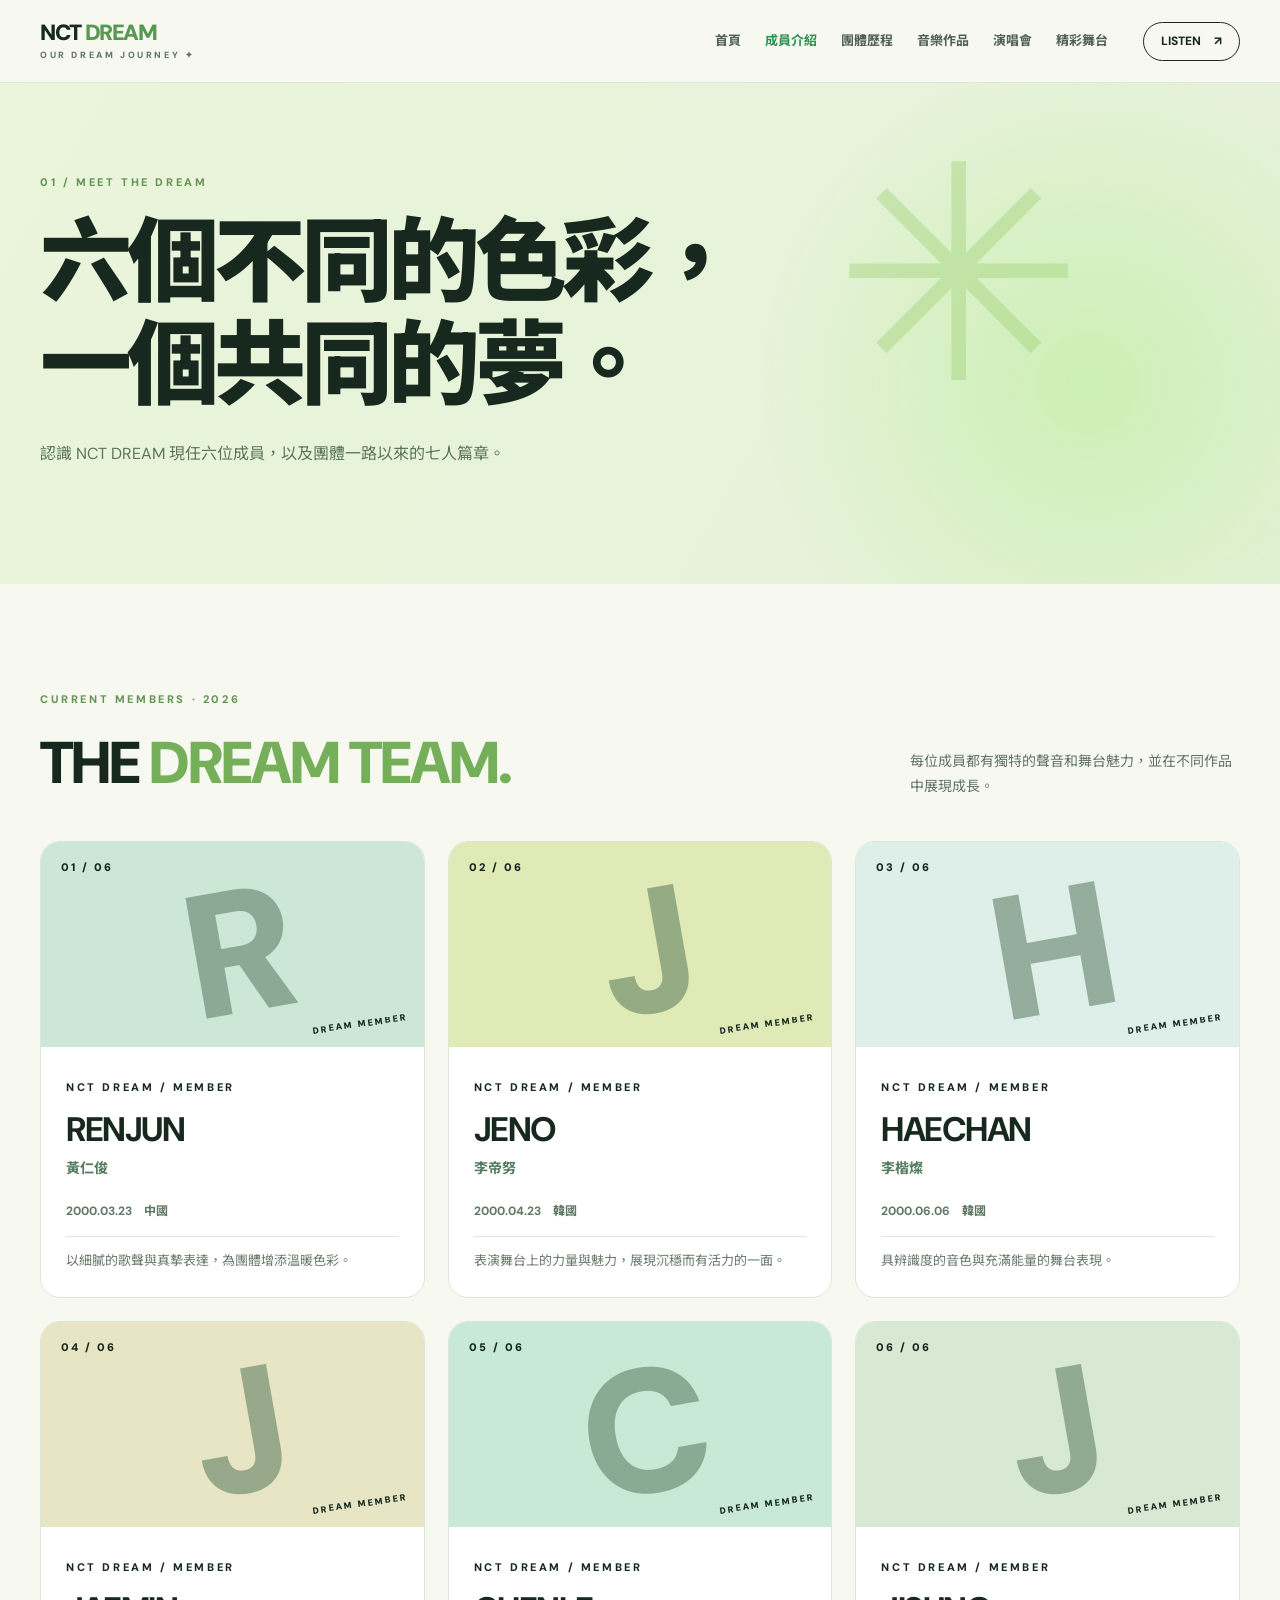
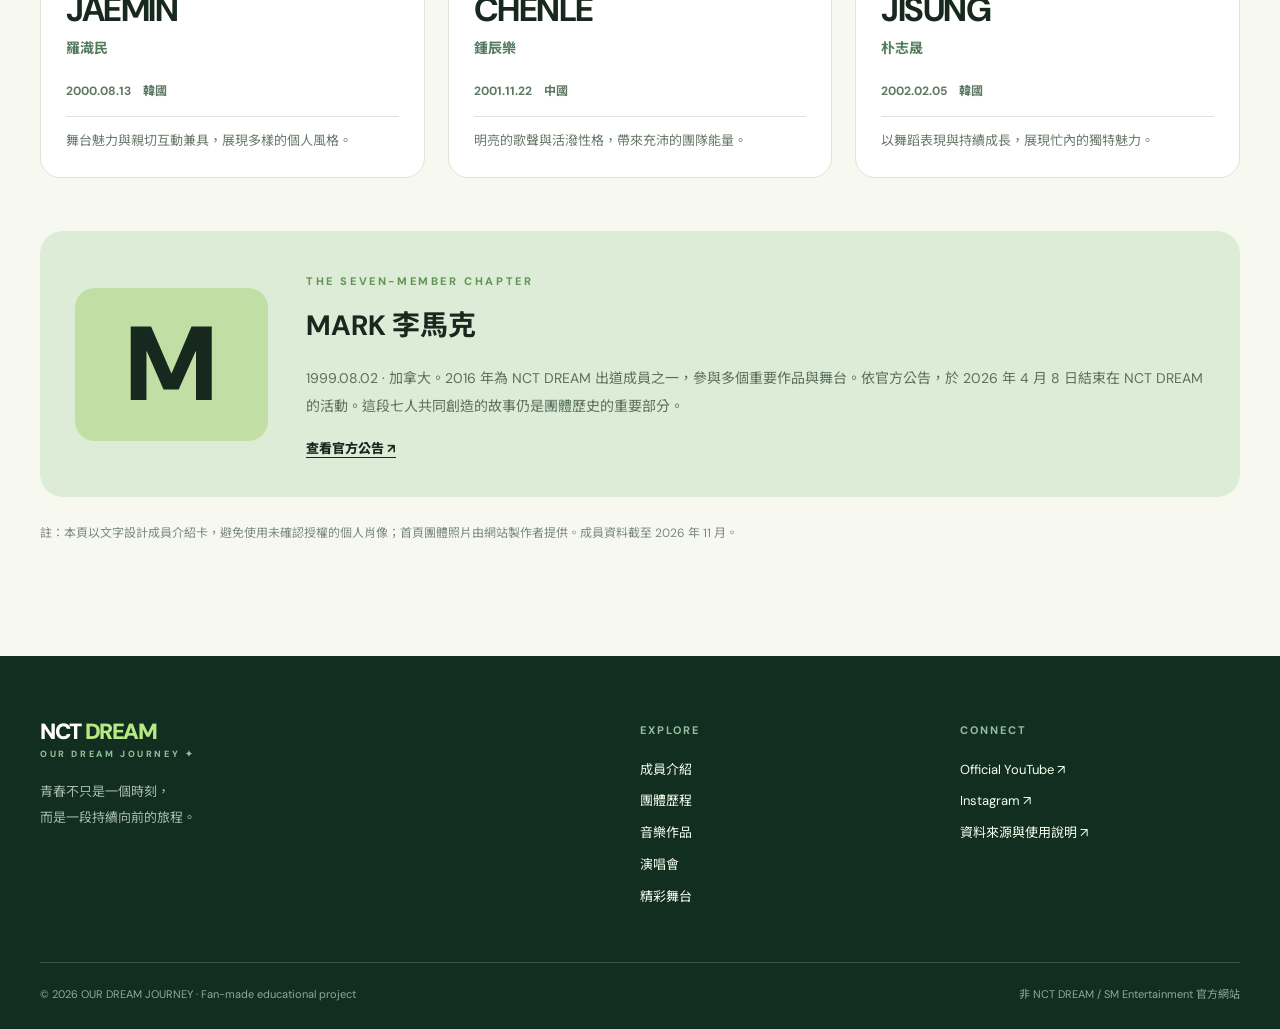
<file: members.html>
<!doctype html><html lang="zh-Hant"><head><meta charset="utf-8"><meta name="viewport" content="width=device-width,initial-scale=1"><meta name="theme-color" content="#eaf3dd"><meta name="description" content="NCT DREAM 非官方粉絲介紹網站：認識成員、團體發展、音樂作品與演唱會。"><title>成員介紹｜NCT DREAM — Our Dream Journey</title><link rel="stylesheet" href="assets/css/style.css"></head><body><a href="#main" class="skip">跳到主要內容</a><header class="header"><div class="header-inner container"><a href="index.html" class="brand" aria-label="NCT DREAM 首頁">NCT<span>DREAM</span><small>OUR DREAM JOURNEY ✦</small></a><button class="nav-toggle" id="nav-toggle" aria-expanded="false" aria-controls="main-nav" aria-label="開啟選單"><span></span><span></span><span></span></button><nav class="nav" id="main-nav" aria-label="主要導覽"><a href="index.html" class="">首頁</a><a href="members.html" class="active">成員介紹</a><a href="history.html" class="">團體歷程</a><a href="music.html" class="">音樂作品</a><a href="concerts.html" class="">演唱會</a>
<a href="gallery.html" class="">精彩舞台</a></nav><a href="music.html" class="header-cta">LISTEN <span>↗</span></a></div></header><main id="main"><section class="page-banner"><div class="container reveal"><div class="section-kicker">01 / MEET THE DREAM</div><h1>六個不同的色彩，<br>一個共同的夢。</h1><p>認識 NCT DREAM 現任六位成員，以及團體一路以來的七人篇章。</p><span class="banner-ornament" aria-hidden="true">✳</span></div></section><section class="section"><div class="container"><div class="section-header reveal"><div><span class="section-kicker">CURRENT MEMBERS · 2026</span><h2>THE <span class="accent">DREAM TEAM.</span></h2></div><p>每位成員都有獨特的聲音和舞台魅力，並在不同作品中展現成長。</p></div><div class="members-grid"><article class="member-card reveal" tabindex="0"><div class="member-poster tone-1"><span class="member-num">01 / 06</span><span class="member-monogram">R</span><span class="member-diagonal">DREAM MEMBER</span></div><div class="member-info"><span class="small-label">NCT DREAM / MEMBER</span><h2>RENJUN</h2><h3>黃仁俊</h3><div class="member-facts"><span>2000.03.23</span><span>中國</span></div><p>以細膩的歌聲與真摯表達，為團體增添溫暖色彩。</p></div></article><article class="member-card reveal" tabindex="0"><div class="member-poster tone-2"><span class="member-num">02 / 06</span><span class="member-monogram">J</span><span class="member-diagonal">DREAM MEMBER</span></div><div class="member-info"><span class="small-label">NCT DREAM / MEMBER</span><h2>JENO</h2><h3>李帝努</h3><div class="member-facts"><span>2000.04.23</span><span>韓國</span></div><p>表演舞台上的力量與魅力，展現沉穩而有活力的一面。</p></div></article><article class="member-card reveal" tabindex="0"><div class="member-poster tone-3"><span class="member-num">03 / 06</span><span class="member-monogram">H</span><span class="member-diagonal">DREAM MEMBER</span></div><div class="member-info"><span class="small-label">NCT DREAM / MEMBER</span><h2>HAECHAN</h2><h3>李楷燦</h3><div class="member-facts"><span>2000.06.06</span><span>韓國</span></div><p>具辨識度的音色與充滿能量的舞台表現。</p></div></article><article class="member-card reveal" tabindex="0"><div class="member-poster tone-4"><span class="member-num">04 / 06</span><span class="member-monogram">J</span><span class="member-diagonal">DREAM MEMBER</span></div><div class="member-info"><span class="small-label">NCT DREAM / MEMBER</span><h2>JAEMIN</h2><h3>羅渽民</h3><div class="member-facts"><span>2000.08.13</span><span>韓國</span></div><p>舞台魅力與親切互動兼具，展現多樣的個人風格。</p></div></article><article class="member-card reveal" tabindex="0"><div class="member-poster tone-5"><span class="member-num">05 / 06</span><span class="member-monogram">C</span><span class="member-diagonal">DREAM MEMBER</span></div><div class="member-info"><span class="small-label">NCT DREAM / MEMBER</span><h2>CHENLE</h2><h3>鍾辰樂</h3><div class="member-facts"><span>2001.11.22</span><span>中國</span></div><p>明亮的歌聲與活潑性格，帶來充沛的團隊能量。</p></div></article><article class="member-card reveal" tabindex="0"><div class="member-poster tone-6"><span class="member-num">06 / 06</span><span class="member-monogram">J</span><span class="member-diagonal">DREAM MEMBER</span></div><div class="member-info"><span class="small-label">NCT DREAM / MEMBER</span><h2>JISUNG</h2><h3>朴志晟</h3><div class="member-facts"><span>2002.02.05</span><span>韓國</span></div><p>以舞蹈表現與持續成長，展現忙內的獨特魅力。</p></div></article></div><div class="legacy reveal"><div class="legacy-mark">M</div><div><span class="section-kicker">THE SEVEN-MEMBER CHAPTER</span><h3>MARK 李馬克</h3><p>1999.08.02 · 加拿大。2016 年為 NCT DREAM 出道成員之一，參與多個重要作品與舞台。依官方公告，於 2026 年 4 月 8 日結束在 NCT DREAM 的活動。這段七人共同創造的故事仍是團體歷史的重要部分。</p><a href="https://weverse.io/nctdream/notice/34680" target="_blank" rel="noopener noreferrer">查看官方公告 ↗</a></div></div><p class="fine-print">註：本頁以文字設計成員介紹卡，避免使用未確認授權的個人肖像；首頁團體照片由網站製作者提供。成員資料截至 2026 年 11 月。</p></div></section></main><footer class="footer"><div class="container footer-grid"><div><a href="index.html" class="brand footer-brand">NCT<span>DREAM</span><small>OUR DREAM JOURNEY ✦</small></a><p>青春不只是一個時刻，<br>而是一段持續向前的旅程。</p></div><div><b>EXPLORE</b><a href="members.html">成員介紹</a><a href="history.html">團體歷程</a><a href="music.html">音樂作品</a><a href="concerts.html">演唱會</a>
<a href="gallery.html">精彩舞台</a></div><div><b>CONNECT</b><a href="https://www.youtube.com/@NCTDREAM" target="_blank" rel="noopener noreferrer">Official YouTube ↗</a><a href="https://www.instagram.com/nct_dream/" target="_blank" rel="noopener noreferrer">Instagram ↗</a><a href="sources.html">資料來源與使用說明 ↗</a></div></div><div class="container footer-bottom"><span>© 2026 OUR DREAM JOURNEY · Fan-made educational project</span><span>非 NCT DREAM / SM Entertainment 官方網站</span></div></footer><button id="back-top" aria-label="回到頁首">↑</button><script src="assets/js/main.js" defer></script></body></html>
</file>
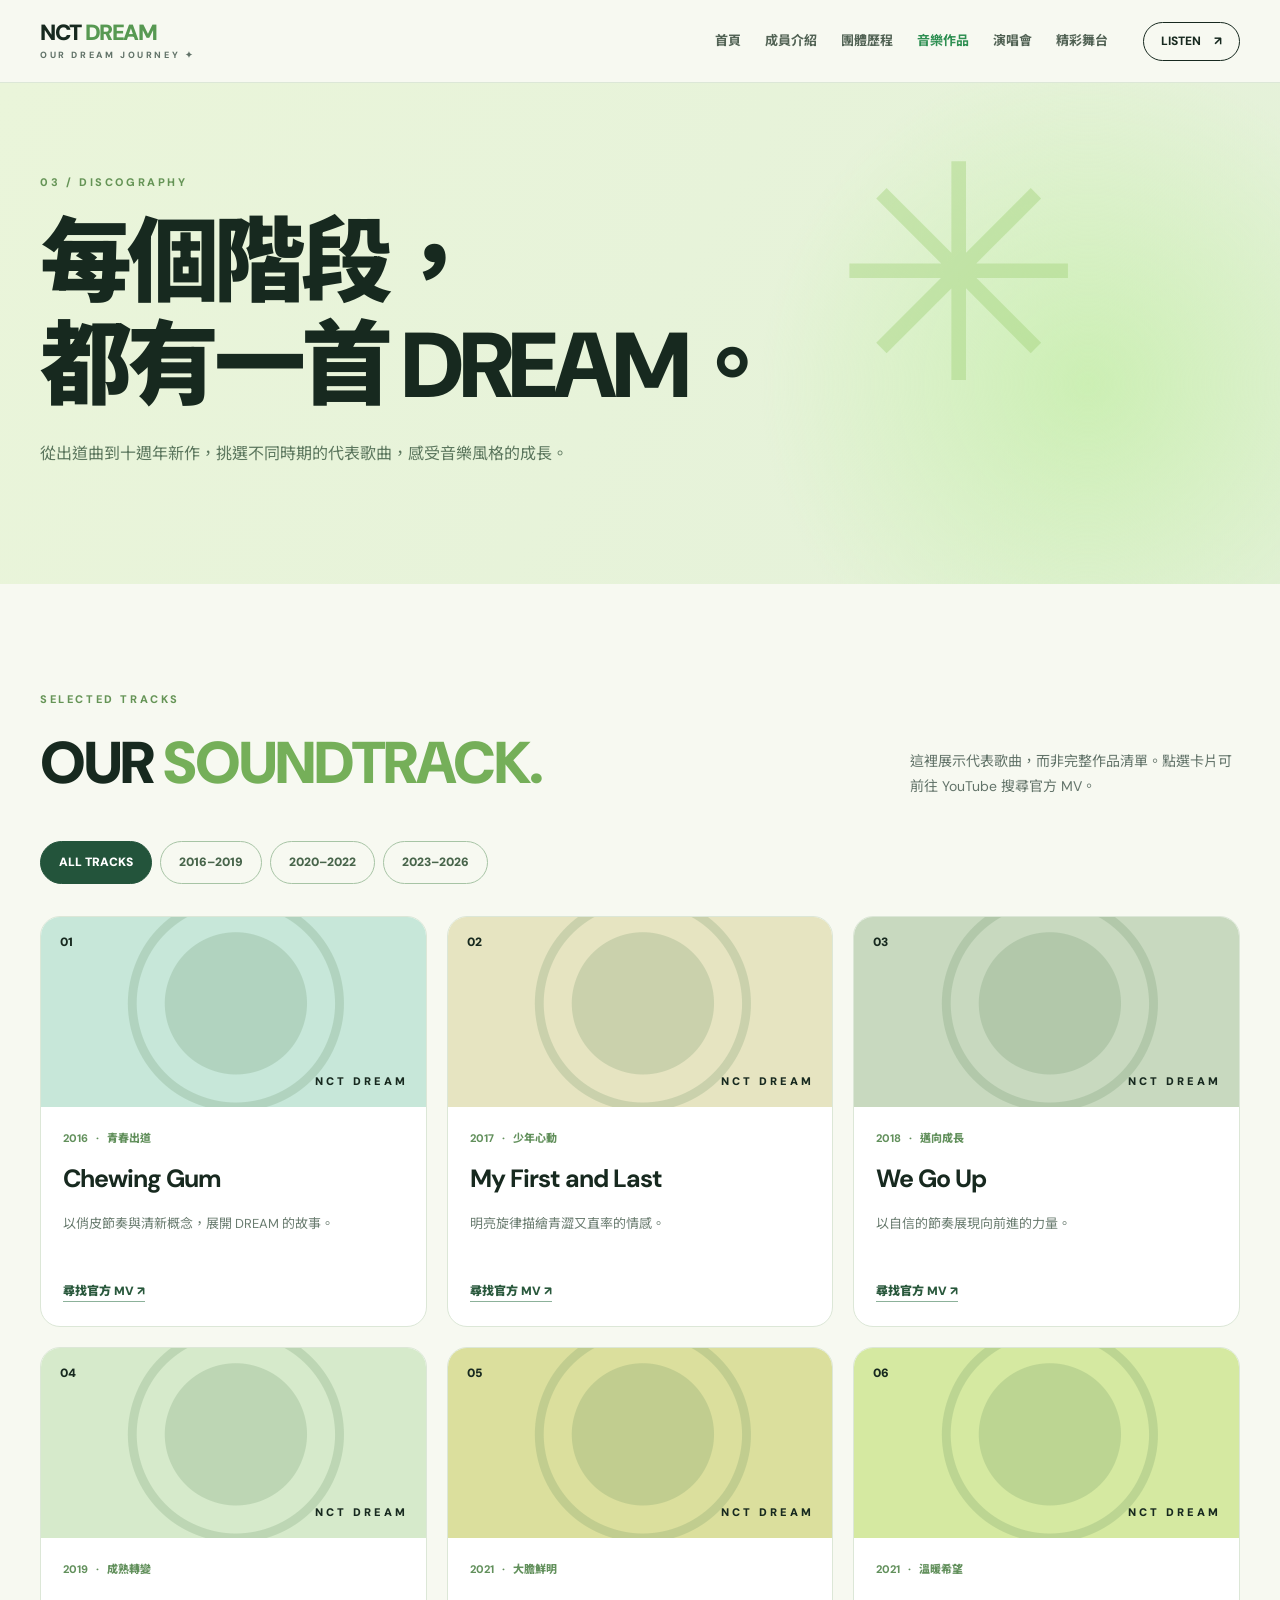
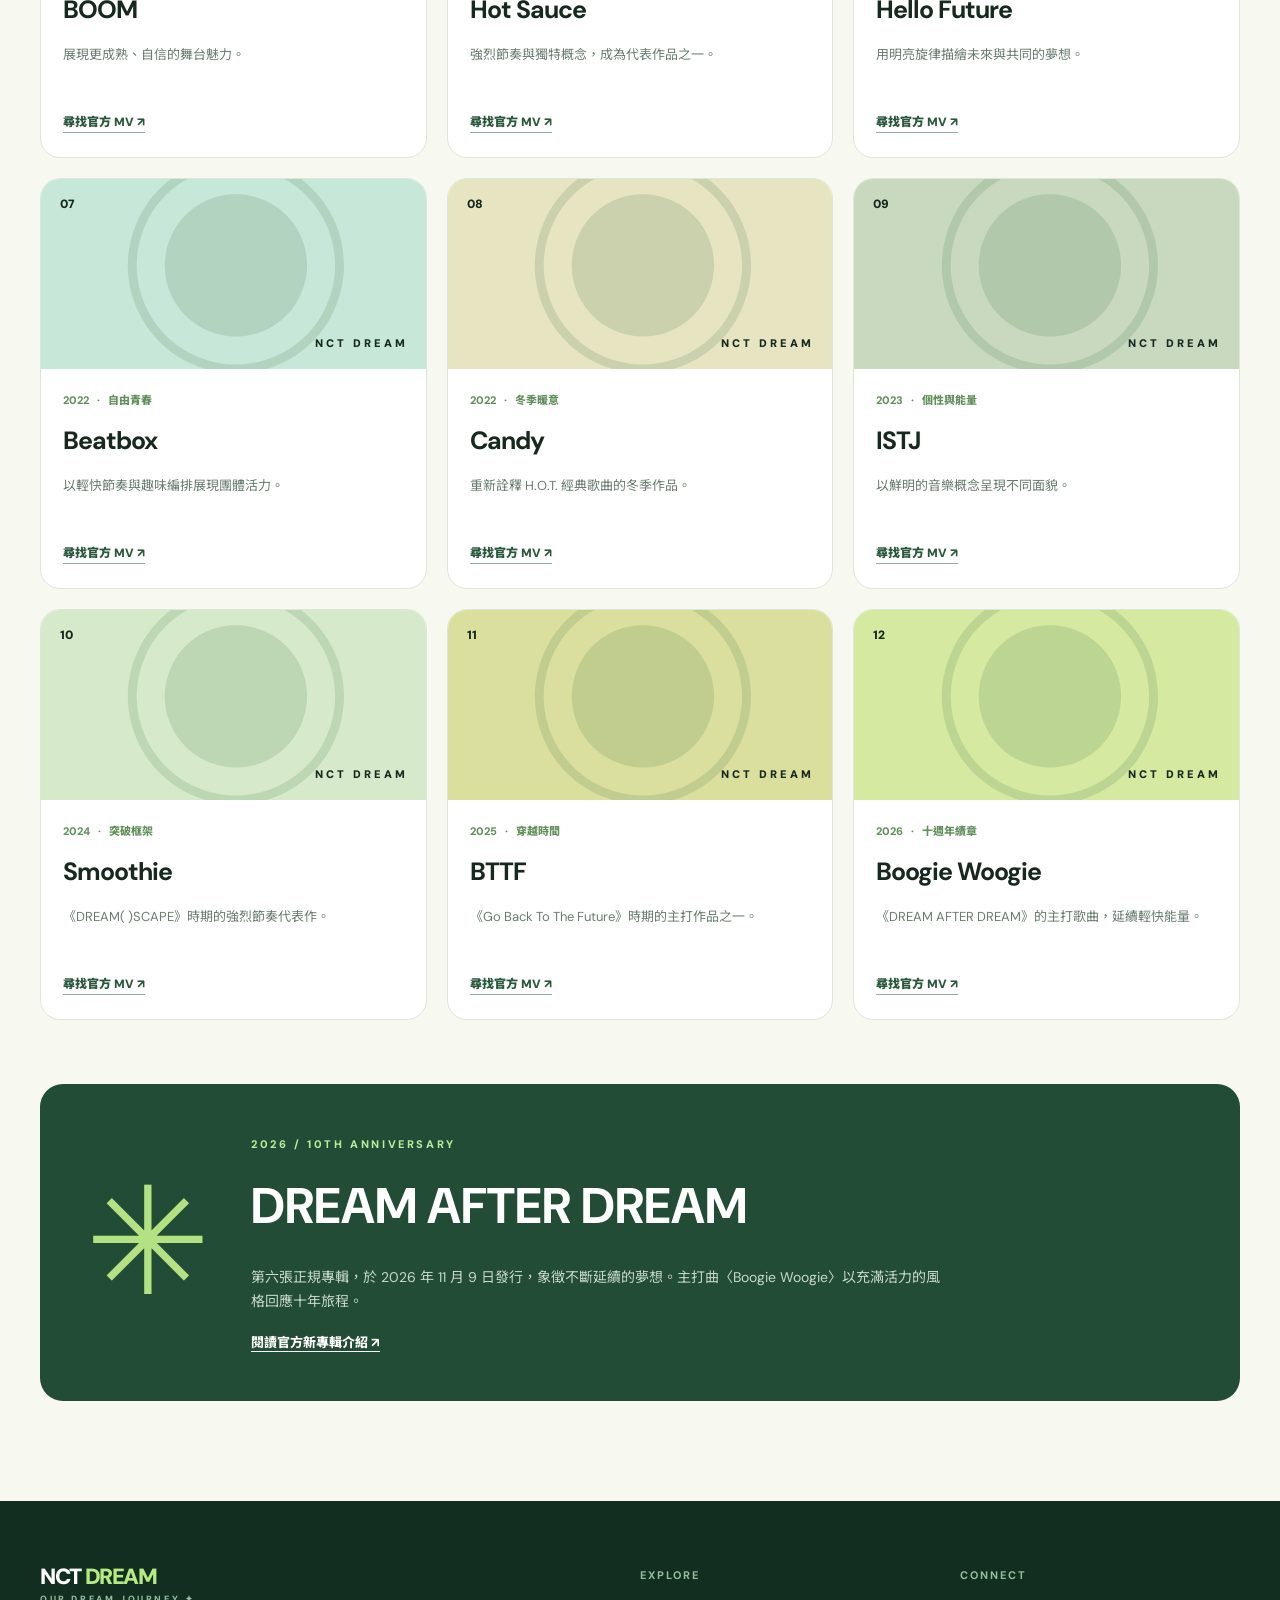
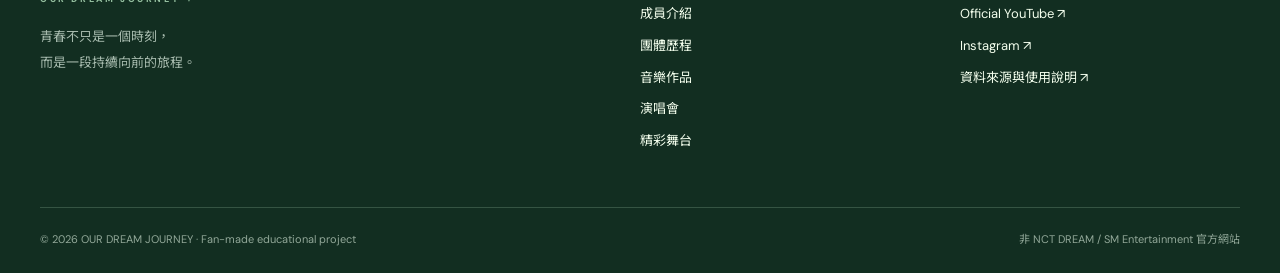
<file: music.html>
<!doctype html><html lang="zh-Hant"><head><meta charset="utf-8"><meta name="viewport" content="width=device-width,initial-scale=1"><meta name="theme-color" content="#eaf3dd"><meta name="description" content="NCT DREAM 非官方粉絲介紹網站：認識成員、團體發展、音樂作品與演唱會。"><title>音樂作品｜NCT DREAM — Our Dream Journey</title><link rel="stylesheet" href="assets/css/style.css"></head><body><a href="#main" class="skip">跳到主要內容</a><header class="header"><div class="header-inner container"><a href="index.html" class="brand" aria-label="NCT DREAM 首頁">NCT<span>DREAM</span><small>OUR DREAM JOURNEY ✦</small></a><button class="nav-toggle" id="nav-toggle" aria-expanded="false" aria-controls="main-nav" aria-label="開啟選單"><span></span><span></span><span></span></button><nav class="nav" id="main-nav" aria-label="主要導覽"><a href="index.html" class="">首頁</a><a href="members.html" class="">成員介紹</a><a href="history.html" class="">團體歷程</a><a href="music.html" class="active">音樂作品</a><a href="concerts.html" class="">演唱會</a>
<a href="gallery.html" class="">精彩舞台</a></nav><a href="music.html" class="header-cta">LISTEN <span>↗</span></a></div></header><main id="main"><section class="page-banner"><div class="container reveal"><div class="section-kicker">03 / DISCOGRAPHY</div><h1>每個階段，<br>都有一首 DREAM。</h1><p>從出道曲到十週年新作，挑選不同時期的代表歌曲，感受音樂風格的成長。</p><span class="banner-ornament" aria-hidden="true">✳</span></div></section><section class="section"><div class="container"><div class="section-header reveal"><div><span class="section-kicker">SELECTED TRACKS</span><h2>OUR <span class="accent">SOUNDTRACK.</span></h2></div><p>這裡展示代表歌曲，而非完整作品清單。點選卡片可前往 YouTube 搜尋官方 MV。</p></div><div class="filter-bar" role="group" aria-label="依年代篩選歌曲"><button class="filter active" data-era-filter="all" aria-pressed="true">ALL TRACKS</button><button class="filter" data-era-filter="early" aria-pressed="false">2016–2019</button><button class="filter" data-era-filter="middle" aria-pressed="false">2020–2022</button><button class="filter" data-era-filter="recent" aria-pressed="false">2023–2026</button></div><div class="music-grid"><article class="music-card reveal" data-era="early"><div class="music-art art-1"><span class="record">◉</span><span class="music-art-num">01</span><span class="art-label">NCT DREAM</span></div><div class="music-detail"><div class="song-tag">2016 <span>·</span> 青春出道</div><h3>Chewing Gum</h3><p>以俏皮節奏與清新概念，展開 DREAM 的故事。</p><a href="https://www.youtube.com/results?search_query=NCT%20DREAM%20Chewing%20Gum%20official%20MV" target="_blank" rel="noopener noreferrer" aria-label="搜尋 Chewing Gum 官方音樂影片">尋找官方 MV ↗</a></div></article><article class="music-card reveal" data-era="early"><div class="music-art art-2"><span class="record">◉</span><span class="music-art-num">02</span><span class="art-label">NCT DREAM</span></div><div class="music-detail"><div class="song-tag">2017 <span>·</span> 少年心動</div><h3>My First and Last</h3><p>明亮旋律描繪青澀又直率的情感。</p><a href="https://www.youtube.com/results?search_query=NCT%20DREAM%20My%20First%20and%20Last%20official%20MV" target="_blank" rel="noopener noreferrer" aria-label="搜尋 My First and Last 官方音樂影片">尋找官方 MV ↗</a></div></article><article class="music-card reveal" data-era="early"><div class="music-art art-3"><span class="record">◉</span><span class="music-art-num">03</span><span class="art-label">NCT DREAM</span></div><div class="music-detail"><div class="song-tag">2018 <span>·</span> 邁向成長</div><h3>We Go Up</h3><p>以自信的節奏展現向前進的力量。</p><a href="https://www.youtube.com/results?search_query=NCT%20DREAM%20We%20Go%20Up%20official%20MV" target="_blank" rel="noopener noreferrer" aria-label="搜尋 We Go Up 官方音樂影片">尋找官方 MV ↗</a></div></article><article class="music-card reveal" data-era="early"><div class="music-art art-4"><span class="record">◉</span><span class="music-art-num">04</span><span class="art-label">NCT DREAM</span></div><div class="music-detail"><div class="song-tag">2019 <span>·</span> 成熟轉變</div><h3>BOOM</h3><p>展現更成熟、自信的舞台魅力。</p><a href="https://www.youtube.com/results?search_query=NCT%20DREAM%20BOOM%20official%20MV" target="_blank" rel="noopener noreferrer" aria-label="搜尋 BOOM 官方音樂影片">尋找官方 MV ↗</a></div></article><article class="music-card reveal" data-era="middle"><div class="music-art art-5"><span class="record">◉</span><span class="music-art-num">05</span><span class="art-label">NCT DREAM</span></div><div class="music-detail"><div class="song-tag">2021 <span>·</span> 大膽鮮明</div><h3>Hot Sauce</h3><p>強烈節奏與獨特概念，成為代表作品之一。</p><a href="https://www.youtube.com/results?search_query=NCT%20DREAM%20Hot%20Sauce%20official%20MV" target="_blank" rel="noopener noreferrer" aria-label="搜尋 Hot Sauce 官方音樂影片">尋找官方 MV ↗</a></div></article><article class="music-card reveal" data-era="middle"><div class="music-art art-0"><span class="record">◉</span><span class="music-art-num">06</span><span class="art-label">NCT DREAM</span></div><div class="music-detail"><div class="song-tag">2021 <span>·</span> 溫暖希望</div><h3>Hello Future</h3><p>用明亮旋律描繪未來與共同的夢想。</p><a href="https://www.youtube.com/results?search_query=NCT%20DREAM%20Hello%20Future%20official%20MV" target="_blank" rel="noopener noreferrer" aria-label="搜尋 Hello Future 官方音樂影片">尋找官方 MV ↗</a></div></article><article class="music-card reveal" data-era="middle"><div class="music-art art-1"><span class="record">◉</span><span class="music-art-num">07</span><span class="art-label">NCT DREAM</span></div><div class="music-detail"><div class="song-tag">2022 <span>·</span> 自由青春</div><h3>Beatbox</h3><p>以輕快節奏與趣味編排展現團體活力。</p><a href="https://www.youtube.com/results?search_query=NCT%20DREAM%20Beatbox%20official%20MV" target="_blank" rel="noopener noreferrer" aria-label="搜尋 Beatbox 官方音樂影片">尋找官方 MV ↗</a></div></article><article class="music-card reveal" data-era="middle"><div class="music-art art-2"><span class="record">◉</span><span class="music-art-num">08</span><span class="art-label">NCT DREAM</span></div><div class="music-detail"><div class="song-tag">2022 <span>·</span> 冬季暖意</div><h3>Candy</h3><p>重新詮釋 H.O.T. 經典歌曲的冬季作品。</p><a href="https://www.youtube.com/results?search_query=NCT%20DREAM%20Candy%20official%20MV" target="_blank" rel="noopener noreferrer" aria-label="搜尋 Candy 官方音樂影片">尋找官方 MV ↗</a></div></article><article class="music-card reveal" data-era="recent"><div class="music-art art-3"><span class="record">◉</span><span class="music-art-num">09</span><span class="art-label">NCT DREAM</span></div><div class="music-detail"><div class="song-tag">2023 <span>·</span> 個性與能量</div><h3>ISTJ</h3><p>以鮮明的音樂概念呈現不同面貌。</p><a href="https://www.youtube.com/results?search_query=NCT%20DREAM%20ISTJ%20official%20MV" target="_blank" rel="noopener noreferrer" aria-label="搜尋 ISTJ 官方音樂影片">尋找官方 MV ↗</a></div></article><article class="music-card reveal" data-era="recent"><div class="music-art art-4"><span class="record">◉</span><span class="music-art-num">10</span><span class="art-label">NCT DREAM</span></div><div class="music-detail"><div class="song-tag">2024 <span>·</span> 突破框架</div><h3>Smoothie</h3><p>《DREAM( )SCAPE》時期的強烈節奏代表作。</p><a href="https://www.youtube.com/results?search_query=NCT%20DREAM%20Smoothie%20official%20MV" target="_blank" rel="noopener noreferrer" aria-label="搜尋 Smoothie 官方音樂影片">尋找官方 MV ↗</a></div></article><article class="music-card reveal" data-era="recent"><div class="music-art art-5"><span class="record">◉</span><span class="music-art-num">11</span><span class="art-label">NCT DREAM</span></div><div class="music-detail"><div class="song-tag">2025 <span>·</span> 穿越時間</div><h3>BTTF</h3><p>《Go Back To The Future》時期的主打作品之一。</p><a href="https://www.youtube.com/results?search_query=NCT%20DREAM%20BTTF%20official%20MV" target="_blank" rel="noopener noreferrer" aria-label="搜尋 BTTF 官方音樂影片">尋找官方 MV ↗</a></div></article><article class="music-card reveal" data-era="recent"><div class="music-art art-0"><span class="record">◉</span><span class="music-art-num">12</span><span class="art-label">NCT DREAM</span></div><div class="music-detail"><div class="song-tag">2026 <span>·</span> 十週年續章</div><h3>Boogie Woogie</h3><p>《DREAM AFTER DREAM》的主打歌曲，延續輕快能量。</p><a href="https://www.youtube.com/results?search_query=NCT%20DREAM%20Boogie%20Woogie%20official%20MV" target="_blank" rel="noopener noreferrer" aria-label="搜尋 Boogie Woogie 官方音樂影片">尋找官方 MV ↗</a></div></article></div><div class="album-feature reveal"><span class="album-symbol">✳</span><div><span class="section-kicker">2026 / 10TH ANNIVERSARY</span><h2>DREAM AFTER DREAM</h2><p>第六張正規專輯，於 2026 年 11 月 9 日發行，象徵不斷延續的夢想。主打曲〈Boogie Woogie〉以充滿活力的風格回應十年旅程。</p><a href="https://www.avex.com.tw/Artist/artist_news_info.asp?ArtistCode=NCTDRK&NewsID=3508" target="_blank" rel="noopener noreferrer">閱讀官方新專輯介紹 ↗</a></div></div></div></section></main><footer class="footer"><div class="container footer-grid"><div><a href="index.html" class="brand footer-brand">NCT<span>DREAM</span><small>OUR DREAM JOURNEY ✦</small></a><p>青春不只是一個時刻，<br>而是一段持續向前的旅程。</p></div><div><b>EXPLORE</b><a href="members.html">成員介紹</a><a href="history.html">團體歷程</a><a href="music.html">音樂作品</a><a href="concerts.html">演唱會</a>
<a href="gallery.html">精彩舞台</a></div><div><b>CONNECT</b><a href="https://www.youtube.com/@NCTDREAM" target="_blank" rel="noopener noreferrer">Official YouTube ↗</a><a href="https://www.instagram.com/nct_dream/" target="_blank" rel="noopener noreferrer">Instagram ↗</a><a href="sources.html">資料來源與使用說明 ↗</a></div></div><div class="container footer-bottom"><span>© 2026 OUR DREAM JOURNEY · Fan-made educational project</span><span>非 NCT DREAM / SM Entertainment 官方網站</span></div></footer><button id="back-top" aria-label="回到頁首">↑</button><script src="assets/js/main.js" defer></script></body></html>
</file>
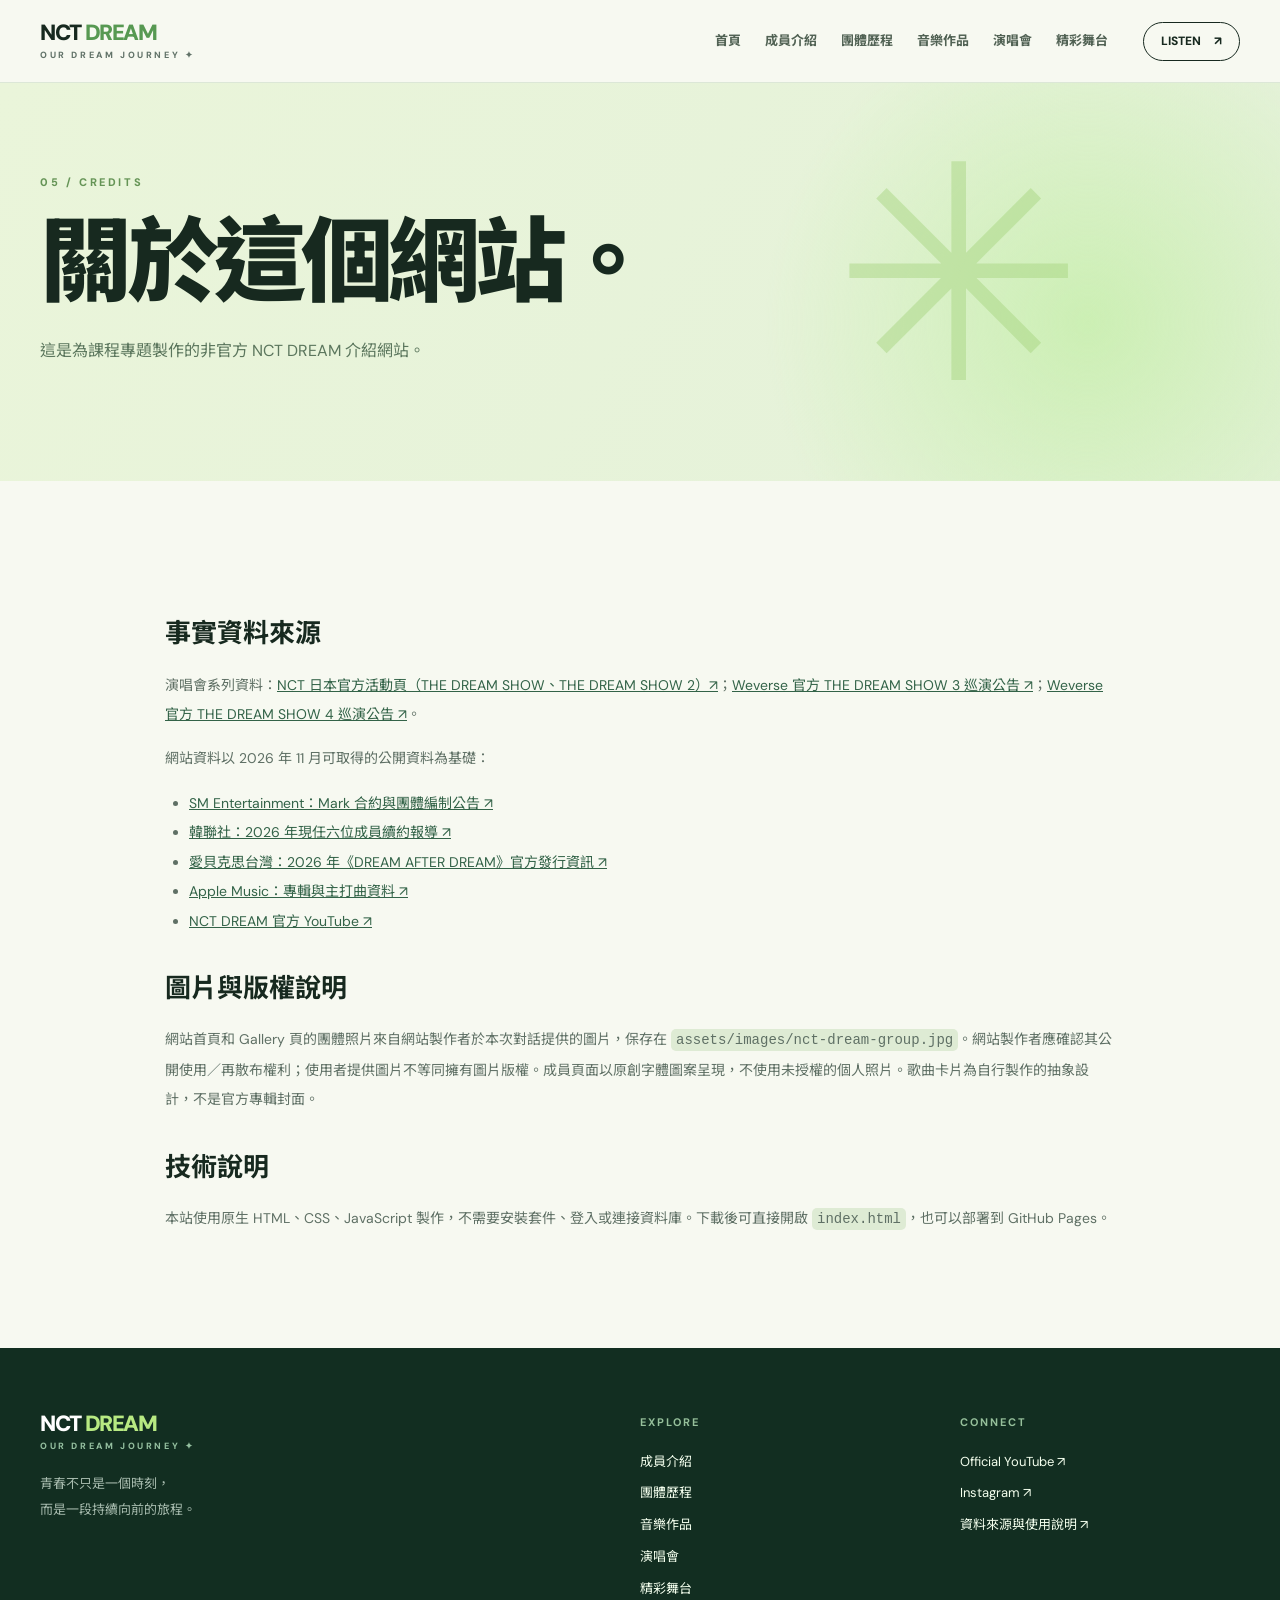
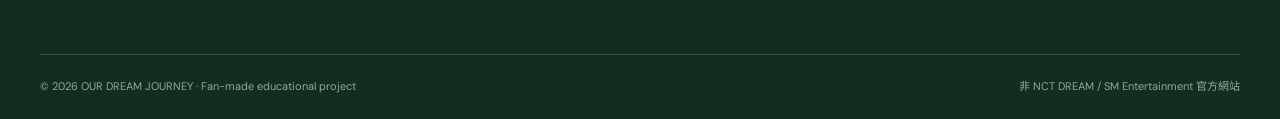
<file: sources.html>
<!doctype html><html lang="zh-Hant"><head><meta charset="utf-8"><meta name="viewport" content="width=device-width,initial-scale=1"><meta name="theme-color" content="#eaf3dd"><meta name="description" content="NCT DREAM 非官方粉絲介紹網站：認識成員、團體發展、音樂作品與演唱會。"><title>資料與圖片來源｜NCT DREAM — Our Dream Journey</title><link rel="stylesheet" href="assets/css/style.css"></head><body><a href="#main" class="skip">跳到主要內容</a><header class="header"><div class="header-inner container"><a href="index.html" class="brand" aria-label="NCT DREAM 首頁">NCT<span>DREAM</span><small>OUR DREAM JOURNEY ✦</small></a><button class="nav-toggle" id="nav-toggle" aria-expanded="false" aria-controls="main-nav" aria-label="開啟選單"><span></span><span></span><span></span></button><nav class="nav" id="main-nav" aria-label="主要導覽"><a href="index.html" class="">首頁</a><a href="members.html" class="">成員介紹</a><a href="history.html" class="">團體歷程</a><a href="music.html" class="">音樂作品</a><a href="concerts.html" class="">演唱會</a>
<a href="gallery.html" class="">精彩舞台</a></nav><a href="music.html" class="header-cta">LISTEN <span>↗</span></a></div></header><main id="main"><section class="page-banner"><div class="container reveal"><div class="section-kicker">05 / CREDITS</div><h1>關於這個網站。</h1><p>這是為課程專題製作的非官方 NCT DREAM 介紹網站。</p><span class="banner-ornament" aria-hidden="true">✳</span></div></section><section class="section"><div class="container sources"><h2>事實資料來源</h2><p>演唱會系列資料：<a href="https://www.nct-jp.net/en/live/" target="_blank" rel="noopener noreferrer">NCT 日本官方活動頁（THE DREAM SHOW、THE DREAM SHOW 2）↗</a>；<a href="https://weverse.io/nctdream/notice/17743" target="_blank" rel="noopener noreferrer">Weverse 官方 THE DREAM SHOW 3 巡演公告 ↗</a>；<a href="https://weverse.io/nctdream/notice/27142" target="_blank" rel="noopener noreferrer">Weverse 官方 THE DREAM SHOW 4 巡演公告 ↗</a>。</p><p>網站資料以 2026 年 11 月可取得的公開資料為基礎：</p><ul><li><a href="https://weverse.io/nctdream/notice/34680" target="_blank" rel="noopener noreferrer">SM Entertainment：Mark 合約與團體編制公告 ↗</a></li><li><a href="https://en.yna.co.kr/view/AEN20260820005100315" target="_blank" rel="noopener noreferrer">韓聯社：2026 年現任六位成員續約報導 ↗</a></li><li><a href="https://www.avex.com.tw/Artist/artist_news_info.asp?ArtistCode=NCTDRK&NewsID=3508" target="_blank" rel="noopener noreferrer">愛貝克思台灣：2026 年《DREAM AFTER DREAM》官方發行資訊 ↗</a></li><li><a href="https://music.apple.com/us/album/dream-after-dream/6827483714" target="_blank" rel="noopener noreferrer">Apple Music：專輯與主打曲資料 ↗</a></li><li><a href="https://www.youtube.com/@NCTDREAM" target="_blank" rel="noopener noreferrer">NCT DREAM 官方 YouTube ↗</a></li></ul><h2>圖片與版權說明</h2><p>網站首頁和 Gallery 頁的團體照片來自網站製作者於本次對話提供的圖片，保存在 <code>assets/images/nct-dream-group.jpg</code>。網站製作者應確認其公開使用／再散布權利；使用者提供圖片不等同擁有圖片版權。成員頁面以原創字體圖案呈現，不使用未授權的個人照片。歌曲卡片為自行製作的抽象設計，不是官方專輯封面。</p><h2>技術說明</h2><p>本站使用原生 HTML、CSS、JavaScript 製作，不需要安裝套件、登入或連接資料庫。下載後可直接開啟 <code>index.html</code>，也可以部署到 GitHub Pages。</p></div></section></main><footer class="footer"><div class="container footer-grid"><div><a href="index.html" class="brand footer-brand">NCT<span>DREAM</span><small>OUR DREAM JOURNEY ✦</small></a><p>青春不只是一個時刻，<br>而是一段持續向前的旅程。</p></div><div><b>EXPLORE</b><a href="members.html">成員介紹</a><a href="history.html">團體歷程</a><a href="music.html">音樂作品</a><a href="concerts.html">演唱會</a>
<a href="gallery.html">精彩舞台</a></div><div><b>CONNECT</b><a href="https://www.youtube.com/@NCTDREAM" target="_blank" rel="noopener noreferrer">Official YouTube ↗</a><a href="https://www.instagram.com/nct_dream/" target="_blank" rel="noopener noreferrer">Instagram ↗</a><a href="sources.html">資料來源與使用說明 ↗</a></div></div><div class="container footer-bottom"><span>© 2026 OUR DREAM JOURNEY · Fan-made educational project</span><span>非 NCT DREAM / SM Entertainment 官方網站</span></div></footer><button id="back-top" aria-label="回到頁首">↑</button><script src="assets/js/main.js" defer></script></body></html>
</file>
<file: assets/css/style.css>
@import url('https://fonts.googleapis.com/css2?family=DM+Sans:wght@400;500;600;700;800&family=Noto+Sans+TC:wght@400;500;600;700;800;900&display=swap');
:root{--paper:#f7f9f1;--cream:#f1f5e7;--leaf:#c6ee79;--mint:#e7f6d9;--forest:#173d2c;--dark:#17291f;--muted:#627369;--line:#dce7d7;--white:#fff;--radius:22px}*{box-sizing:border-box}html{scroll-behavior:smooth}body{margin:0;background:var(--paper);color:var(--dark);font:16px/1.75 'DM Sans','Noto Sans TC',sans-serif;overflow-x:hidden}a{color:inherit;text-decoration:none}button{font:inherit;cursor:pointer}img{max-width:100%;display:block}.container{width:min(1200px,calc(100% - 64px));margin:auto}.skip{position:absolute;left:-999px;top:0;z-index:20;background:white;padding:10px}.skip:focus{left:10px}.header{position:sticky;top:0;z-index:50;background:rgba(247,249,241,.94);backdrop-filter:blur(16px);border-bottom:1px solid var(--line)}.header-inner{height:82px;display:flex;align-items:center;gap:35px}.brand{font-size:22px;line-height:1;font-weight:900;letter-spacing:-1.5px;white-space:nowrap}.brand span{color:#579952;margin-left:4px}.brand small{display:block;font-size:9px;letter-spacing:2.6px;font-weight:800;margin-top:7px;color:var(--muted)}.nav{display:flex;justify-content:center;gap:24px;align-items:center;margin-left:auto}.nav a{font-weight:700;font-size:13px;color:#516254;transition:color .2s}.nav a:hover,.nav a.active{color:#2e8f52}.header-cta{border:1px solid var(--dark);border-radius:99px;padding:8px 17px;font-size:12px;font-weight:800;white-space:nowrap}.header-cta span{padding-left:10px}.nav-toggle{display:none;border:0;background:none;padding:8px}.nav-toggle span{display:block;height:2px;width:22px;background:var(--dark);margin:4px 0}.hero{background:linear-gradient(130deg,#f2f8e9,#e9f3dd 72%,#d8ecc6);overflow:hidden}.hero-grid{min-height:685px;display:grid;grid-template-columns:1fr .89fr;gap:48px;align-items:center;padding-top:50px;padding-bottom:40px}.hero-copy{padding:14px 0 25px}.overline,.section-kicker,.small-label,.hero-label{font-weight:800;letter-spacing:2.6px;font-size:11px}.overline{display:flex;align-items:center;gap:11px;color:#416444}.pulse{width:8px;height:8px;background:#76b651;border-radius:50%;box-shadow:0 0 0 5px #cee9c3}.hero-label{margin-top:52px;color:#7b8f7a;font-size:10px}.hero h1{font-size:clamp(60px,7.3vw,109px);letter-spacing:-7px;line-height:.95;margin:21px 0 32px;font-weight:900}.hero h1 span{color:#44894d}.hero h1 em{font-style:normal;color:#8cbf5c}.hero-copy>p{color:#506255;font-size:16px;line-height:2.1;max-width:510px}.hero-actions{display:flex;gap:13px;margin-top:35px;flex-wrap:wrap}.btn{display:inline-flex;justify-content:center;align-items:center;gap:23px;padding:14px 22px;border-radius:100px;font-size:13px;font-weight:800;transition:transform .2s,background .2s}.btn:hover{transform:translateY(-3px)}.btn-dark{background:var(--forest);color:white}.btn-line{border:1px solid #7f9d82}.btn-light{background:#d8f7ad;color:var(--dark)}.hero-meta{margin-top:66px;display:flex;gap:36px}.hero-meta>div{display:flex;flex-direction:column;padding-right:27px;border-right:1px solid #cddcc8}.hero-meta>div:last-child{border:0}.hero-meta strong{font-size:29px;letter-spacing:-1px;line-height:1.2}.hero-meta strong span{font-size:12px;vertical-align:top;letter-spacing:0}.hero-meta small{font-size:11px;color:#738575;margin-top:5px}.hero-visual{position:relative;padding:5px 10px 21px}.photo-frame{height:580px;position:relative;border-radius:280px 280px 18px 18px;overflow:hidden;box-shadow:24px 26px 0 #d8e6bc}.photo-frame>img{width:100%;height:100%;object-fit:cover;object-position:center 38%}.photo-stamp{position:absolute;right:18px;bottom:18px;background:#eaf8cc;color:#254d33;padding:19px 22px;border-radius:13px;line-height:1.25;font-weight:900;letter-spacing:1.5px;font-size:15px;transform:rotate(-5deg)}.photo-stamp span{font-size:25px;padding-left:15px}.orbit-text{position:absolute;top:60%;right:-56px;writing-mode:vertical-rl;color:var(--forest);font-size:11px;font-weight:800;letter-spacing:3px}.hero-bottom{display:flex;justify-content:space-between;padding-bottom:26px;color:#7e967a;font-size:10px;font-weight:800;letter-spacing:2px}.ticker{background:#c4ef7c;color:#21442a;overflow:hidden;white-space:nowrap;padding:12px 0;font-size:13px;font-weight:900;letter-spacing:3px}.ticker div{width:max-content;animation:marquee 33s linear infinite}@keyframes marquee{to{transform:translateX(-45%)}}.section{padding:100px 0}.section-header{display:flex;align-items:end;justify-content:space-between;gap:30px;margin-bottom:43px}.section-kicker{color:#659456}.section-header h2,.story-copy h2,.timeline-intro h2,.closing h2{font-size:clamp(35px,4.6vw,61px);line-height:1.19;letter-spacing:-2px;margin:16px 0 0;font-weight:900}.accent{color:#75af59}.section-header p{max-width:330px;color:var(--muted);margin:0;font-size:14px}.chapter-grid{display:grid;grid-template-columns:repeat(3,1fr);gap:20px}.chapter-card{min-height:325px;border-radius:var(--radius);background:#eaf1e5;padding:29px;position:relative;display:flex;flex-direction:column;overflow:hidden;transition:transform .3s,background .3s}.chapter-card:nth-child(2){background:#dcebd3}.chapter-card:nth-child(3){background:#d5edb4}.chapter-card:hover{transform:translateY(-7px);background:#c9ee96}.chapter-card>span:first-child,.stage-card>span{font-size:11px;letter-spacing:2px;font-weight:800;color:#5b7964}.chapter-art{position:absolute;right:32px;top:50px;font-size:114px;font-weight:900;color:#8cbb72;line-height:1;opacity:.55}.chapter-card>div{margin-top:auto}.chapter-card h3{font-size:27px;margin:0 0 7px;letter-spacing:-1px}.chapter-card p{font-size:13px;color:#637669;margin:0}.chapter-arrow{position:absolute;bottom:27px;right:30px;font-weight:900;font-size:22px}.forest-band{background:#184532;color:#fff}.story-split{display:grid;grid-template-columns:.84fr 1fr;gap:90px;align-items:center}.story-photo{border-radius:200px 200px 20px 20px;height:560px;overflow:hidden;border:8px solid #496c47}.story-photo img{width:100%;height:100%;object-fit:cover;object-position:center 35%}.story-copy .section-kicker{color:#b8e385}.story-copy h2{font-size:clamp(39px,4.6vw,60px)}.story-copy h2 span{color:#bcea8e}.story-copy p{color:#ccdfd1;font-size:14px;line-height:2.2;max-width:490px}.story-copy .btn{margin-top:20px}.text-link{font-size:13px;font-weight:800;border-bottom:1px solid;padding-bottom:5px}.featured-song{border-bottom:1px solid #d8e2d2;padding:28px 0;display:grid;grid-template-columns:70px 1fr 1fr 28px;gap:15px;align-items:center}.featured-song:first-child{border-top:1px solid #d8e2d2}.featured-song>span{font-size:12px;color:#7b9a7d}.featured-song strong{font-size:clamp(19px,2.5vw,29px);letter-spacing:-1px}.featured-song small{font-size:13px;color:#7e8b7d}.featured-song b{font-size:23px;transition:transform .2s}.featured-song:hover b{transform:translate(3px,-3px)}.closing{padding:110px 0;text-align:center;background:#d1f28e}.closing span{font-size:11px;font-weight:900;letter-spacing:3px}.closing h2{font-size:clamp(40px,6.2vw,83px);line-height:1.1;margin:17px 0 31px}.footer{background:#122e21;color:#f4ffee;padding:65px 0 24px}.footer-grid{display:grid;grid-template-columns:2fr 1fr 1fr;gap:40px}.footer-brand{color:white;display:inline-block}.footer-brand span{color:#b7e982}.footer-brand small{color:#94bf9f}.footer p{color:#a7bbae;font-size:13px;line-height:2}.footer-grid>div:not(:first-child){display:flex;flex-direction:column;gap:9px;font-size:13px}.footer-grid b{font-size:11px;letter-spacing:2px;color:#96c09b;margin-bottom:9px}.footer-grid a:hover{color:#b6e882}.footer-bottom{border-top:1px solid #355443;margin-top:54px;padding-top:22px;display:flex;justify-content:space-between;gap:12px;font-size:11px;color:#92a899}.page-banner{background:radial-gradient(circle at 85% 60%,#ccefb4,transparent 29%),linear-gradient(120deg,#eaf5da,#e4f1d9);padding:90px 0 100px;position:relative;overflow:hidden}.page-banner .container{position:relative}.page-banner h1{font-size:clamp(48px,7.5vw,92px);letter-spacing:-5px;line-height:1.12;margin:20px 0 22px;font-weight:900;position:relative;z-index:2}.page-banner p{max-width:560px;color:#5b765d;position:relative;z-index:2}.banner-ornament{position:absolute;right:13%;top:-45px;font-size:300px;line-height:1;color:#a5d47d;opacity:.45}.members-grid{display:grid;grid-template-columns:repeat(3,1fr);gap:23px}.member-card{overflow:hidden;border-radius:20px;background:white;border:1px solid var(--line);transition:transform .25s,box-shadow .25s}.member-card:hover,.member-card:focus{transform:translateY(-7px);box-shadow:0 20px 48px #34572912;outline:none}.member-poster{height:205px;position:relative;overflow:hidden;display:flex;justify-content:center;align-items:center}.tone-1{background:#cce7d6}.tone-2{background:#dfeab6}.tone-3{background:#deeee9}.tone-4{background:#e7e5c4}.tone-5{background:#c8e9d5}.tone-6{background:#d8e9d3}.member-num{position:absolute;left:20px;top:16px;font-size:11px;font-weight:900;letter-spacing:2px}.member-monogram{font-size:175px;font-weight:900;line-height:1;color:#496b5180;letter-spacing:-10px;transform:rotate(-10deg) translateY(9px)}.member-diagonal{position:absolute;bottom:15px;right:16px;font-weight:900;letter-spacing:2px;font-size:9px;transform:rotate(-8deg)}.member-info{padding:25px}.member-info h2{font-size:34px;letter-spacing:-1.5px;line-height:1.2;margin:10px 0 0}.member-info h3{margin:5px 0 20px;font-size:14px;color:#547b5d}.member-facts{display:flex;gap:12px;color:#5f7865;font-size:12px;font-weight:700;border-bottom:1px solid var(--line);padding-bottom:14px}.member-info p{font-size:13px;color:#68796a;margin-bottom:0}.legacy{display:flex;align-items:center;gap:38px;margin-top:53px;padding:35px;border-radius:23px;background:#dcecd6}.legacy-mark{font-size:105px;font-weight:900;line-height:1;background:#c1dfa5;border-radius:20px;padding:24px 51px}.legacy h3{font-size:28px;margin:7px 0}.legacy p{font-size:14px;color:#59705d;line-height:2}.legacy a,.album-feature a{font-weight:800;font-size:13px;border-bottom:1px solid}.fine-print{margin-top:26px;font-size:12px;color:#7b897c}.timeline-intro{display:flex;align-items:center;gap:30px;margin-bottom:64px}.big-star{font-size:112px;color:#97c873}.timeline{position:relative;max-width:920px;margin:auto}.timeline:before{content:'';position:absolute;top:5px;bottom:50px;left:180px;background:#9fca89;width:2px}.timeline-item{display:grid;grid-template-columns:155px 50px 1fr;gap:0;margin-bottom:28px;align-items:start}.time-year{font-size:35px;font-weight:900;letter-spacing:-1px}.time-dot{width:16px;height:16px;border:4px solid #8ebd77;background:var(--paper);border-radius:50%;margin:17px 0 0 18px;z-index:1}.time-content{padding:21px 29px 24px;background:#edf3e7;border-radius:15px;min-height:136px}.time-content h3{margin:5px 0 6px;font-size:22px}.time-content p{color:#637666;font-size:14px;margin:0}.note{background:#eaf1df;padding:16px 22px;border-radius:12px;font-size:13px;color:#5e705c}.note a{text-decoration:underline}.filter-bar{display:flex;gap:8px;flex-wrap:wrap;margin-bottom:32px}.filter{border:1px solid #a7c4a5;background:transparent;padding:10px 18px;border-radius:100px;color:#48654b;font-size:12px;font-weight:900}.filter.active,.filter:hover{background:#23543b;border-color:#23543b;color:white}.music-grid{display:grid;grid-template-columns:repeat(3,1fr);gap:20px}.music-card{background:white;overflow:hidden;border-radius:20px;border:1px solid var(--line);transition:transform .25s}.music-card:hover{transform:translateY(-5px)}.music-card[hidden]{display:none!important}.music-art{height:190px;position:relative;overflow:hidden;display:flex;align-items:center;justify-content:center}.art-0{background:#d5e9a1}.art-1{background:#c7e7d9}.art-2{background:#e6e4c1}.art-3{background:#c8d9bf}.art-4{background:#d6eacb}.art-5{background:#dbdf9d}.record{font-size:240px;line-height:1;color:#59855a33;transform:rotate(20deg)}.music-art-num{position:absolute;top:15px;left:19px;font-size:12px;font-weight:900}.art-label{position:absolute;bottom:16px;right:18px;font-weight:900;letter-spacing:3px;font-size:11px}.music-detail{padding:22px}.song-tag{font-size:11px;color:#62905c;font-weight:800}.song-tag span{padding:0 5px}.music-detail h3{margin:8px 0;font-size:25px;letter-spacing:-1px}.music-detail p{font-size:13px;color:#6a7c70;min-height:50px}.music-detail a{font-size:12px;font-weight:900;color:#29583c;border-bottom:1px solid #8cb19a;padding-bottom:2px}.album-feature{background:#234c36;color:white;border-radius:23px;margin-top:64px;display:flex;align-items:center;gap:40px;padding:45px}.album-symbol{font-size:150px;color:#b4e283;line-height:1}.album-feature .section-kicker{color:#b8ed9c}.album-feature h2{font-size:clamp(30px,4vw,50px);margin:6px 0}.album-feature p{color:#c6d9ca;font-size:14px;max-width:690px}.gallery-feature{height:570px;border-radius:24px;overflow:hidden;position:relative;background:#234830}.gallery-feature img{width:100%;height:100%;object-fit:cover;object-position:center 37%}.gallery-feature:after{content:'';position:absolute;inset:0;background:linear-gradient(90deg,#0f2c24dd,transparent 78%)}.gallery-overlay{position:absolute;z-index:1;bottom:40px;left:45px;color:white;max-width:510px}.gallery-overlay h2{font-size:clamp(34px,4vw,54px);line-height:1.22;letter-spacing:-2px}.gallery-overlay p{color:#dfefdf}.gallery-overlay .section-kicker{color:#b4e88d}.gallery-feature+.section-header{margin-top:90px}.stage-grid{display:grid;grid-template-columns:repeat(3,1fr);gap:20px}.stage-card{min-height:310px;background:#e7efe1;border-radius:20px;position:relative;padding:28px;display:flex;flex-direction:column}.stage-card:nth-child(2){background:#d7ecca}.stage-card:nth-child(3){background:#d9eab8}.stage-shape{font-size:80px;color:#8ebb76;line-height:1;margin:20px 0 5px}.stage-card h3{font-size:23px;margin:9px 0}.stage-card p{font-size:13px;color:#65806a;margin:0 0 15px}.stage-card b{margin-top:auto;font-size:12px}.sources{max-width:950px}.sources h2{font-size:26px;margin:30px 0 12px}.sources p,.sources li{color:#5f7065;font-size:14px;line-height:2.1}.sources a{text-decoration:underline;color:#336348}.sources ul{padding-left:24px}code{padding:3px 5px;background:#deebd4;border-radius:5px}#back-top{position:fixed;bottom:25px;right:25px;width:43px;height:43px;background:#275b3b;color:white;border:0;border-radius:50%;font-size:20px;opacity:0;pointer-events:none;transition:opacity .2s;z-index:20}#back-top.visible{opacity:1;pointer-events:auto}.reveal{opacity:0;transform:translateY(20px);transition:opacity .65s ease,transform .65s ease}.reveal.visible{opacity:1;transform:translateY(0)}@media(prefers-reduced-motion:reduce){*,*:before,*:after{scroll-behavior:auto!important;animation:none!important;transition:none!important}.reveal{opacity:1;transform:none}}@media(max-width:980px){.header-inner{gap:16px}.nav{gap:13px}.nav a{font-size:11px}.hero-grid{gap:25px;min-height:620px}.hero h1{font-size:70px;letter-spacing:-5px}.photo-frame{height:510px}.orbit-text{display:none}.hero-meta{gap:14px}.hero-meta>div{padding-right:14px}.story-split{gap:40px}.members-grid,.music-grid{grid-template-columns:repeat(2,1fr)}.chapter-grid{gap:12px}}@media(max-width:720px){.container{width:min(100% - 34px,560px)}.header-inner{height:70px}.nav-toggle{display:block;margin-left:auto}.header-cta{display:none}.nav{display:none;position:absolute;top:69px;left:0;right:0;background:#f7f9f1;border-bottom:1px solid var(--line);padding:15px 25px 25px;flex-direction:column;align-items:stretch;gap:0}.nav.open{display:flex}.nav a{padding:12px 0;font-size:14px}.hero-grid{grid-template-columns:1fr;gap:15px;padding-top:38px}.hero-label{margin-top:30px}.hero h1{font-size:clamp(57px,14vw,89px);letter-spacing:-4px;margin:15px 0 18px}.hero-copy>p{font-size:14px}.hero-meta{margin-top:33px}.hero-visual{max-width:520px;margin:0 auto;width:100%;padding:5px 10px 21px}.photo-frame{height:clamp(440px,110vw,610px);box-shadow:12px 15px 0 #d9e7be}.hero-bottom{padding-top:10px}.hero-bottom span:last-child{display:none}.section{padding:67px 0}.section-header{align-items:start;flex-direction:column;gap:13px}.section-header h2,.story-copy h2,.timeline-intro h2{letter-spacing:-1px}.chapter-grid,.story-split,.stage-grid{grid-template-columns:1fr}.chapter-card{min-height:235px}.story-photo{height:460px;max-width:400px;margin:auto;width:100%}.featured-song{grid-template-columns:32px 1fr 23px;gap:10px}.featured-song small{grid-column:2;grid-row:2}.featured-song b{grid-column:3;grid-row:1}.closing{padding:75px 0}.footer-grid{grid-template-columns:1fr 1fr;gap:32px}.footer-grid>div:first-child{grid-column:1/-1}.footer-bottom{flex-direction:column}.page-banner{padding:65px 0 75px}.page-banner h1{font-size:clamp(45px,12vw,70px);letter-spacing:-3px}.banner-ornament{right:-25px;top:10px;font-size:180px}.members-grid,.music-grid{grid-template-columns:1fr}.legacy{flex-direction:column;align-items:flex-start;gap:18px;padding:23px}.legacy-mark{padding:15px 40px;font-size:75px}.timeline-intro{gap:15px;margin-bottom:37px}.big-star{font-size:75px}.timeline:before{left:92px}.timeline-item{grid-template-columns:74px 37px 1fr;gap:0;margin-bottom:16px}.time-year{font-size:22px}.time-dot{margin:9px 0 0 12px;width:13px;height:13px}.time-content{padding:17px}.time-content h3{font-size:19px}.time-content p{font-size:12px}.album-feature{padding:25px;gap:8px;align-items:flex-start}.album-symbol{font-size:65px}.gallery-feature{height:480px}.gallery-overlay{left:23px;bottom:18px;right:20px}.gallery-feature:after{background:linear-gradient(0deg,#0f2c24e6,transparent 80%)}.gallery-feature+.section-header{margin-top:55px}.stage-card{min-height:260px}.story-copy p{font-size:13px}}
/* AGENTS.md extension demo: concerts.html */
.concert-grid{display:grid;grid-template-columns:repeat(2,minmax(0,1fr));gap:22px;margin-top:46px}
.concert-card{display:flex;flex-direction:column;min-height:335px;border:1px solid #cadaaf;border-radius:22px;background:#f4f8e9;padding:29px;transition:transform .25s,box-shadow .25s;box-shadow:0 7px 0 #dce8ce}
.concert-card:nth-child(even){background:#e4f1d8}.concert-card:hover{transform:translateY(-4px);box-shadow:0 11px 0 #c9dfb6}
.concert-top{display:flex;align-items:center;justify-content:space-between;font-size:12px;letter-spacing:2px;font-weight:700;color:#536d45}
.concert-star{font-size:34px;color:#537d40}.concert-card h3{font-size:clamp(25px,3vw,38px);line-height:1.15;letter-spacing:-1px;margin:18px 0 15px;color:#203e2a}.concert-card h3 small{font-size:.56em;font-weight:600;letter-spacing:0}.concert-card p{font-size:14px;line-height:1.85;color:#475b4b;max-width:42ch}
.concert-bottom{display:flex;gap:14px;flex-wrap:wrap;justify-content:space-between;align-items:center;margin-top:auto;padding-top:30px}
.concert-pill{font-size:11px;letter-spacing:1px;background:#d6e7bf;color:#24472d;border-radius:30px;padding:9px 12px;font-weight:700}.concert-bottom a{color:#215e3d;text-decoration:underline;text-underline-offset:4px;font-size:13px;font-weight:700}
.concert-spotlight{background:#dcebc9}.concert-spotlight-inner{display:grid;grid-template-columns:1.1fr .9fr;gap:45px;align-items:center}.concert-spotlight h2{font-size:clamp(36px,5vw,65px);line-height:1.14;letter-spacing:-2px;margin:18px 0}.concert-spotlight p{max-width:54ch;line-height:1.9;margin-bottom:25px}.concert-decor{background:#23492f;border-radius:28px;padding:38px;color:#deefc8;display:flex;min-height:285px;align-items:end;justify-content:space-between;overflow:hidden}.concert-decor span{font-size:clamp(43px,6vw,85px);font-weight:900;line-height:.94;letter-spacing:-3px}.concert-decor b{font-size:110px;color:#a4cb78;align-self:start}.concert-note{padding:28px;background:#f0f6e6;border:1px solid #d1e2bd;border-radius:22px}.concert-note strong{color:#2c5736}.concert-note p{line-height:1.85;margin:8px 0 0}
@media(max-width:720px){.concert-grid,.concert-spotlight-inner{grid-template-columns:1fr}.concert-card{min-height:300px;padding:23px}.concert-spotlight-inner{gap:25px}.concert-decor{min-height:230px}.concert-decor b{font-size:70px}}
</file>
